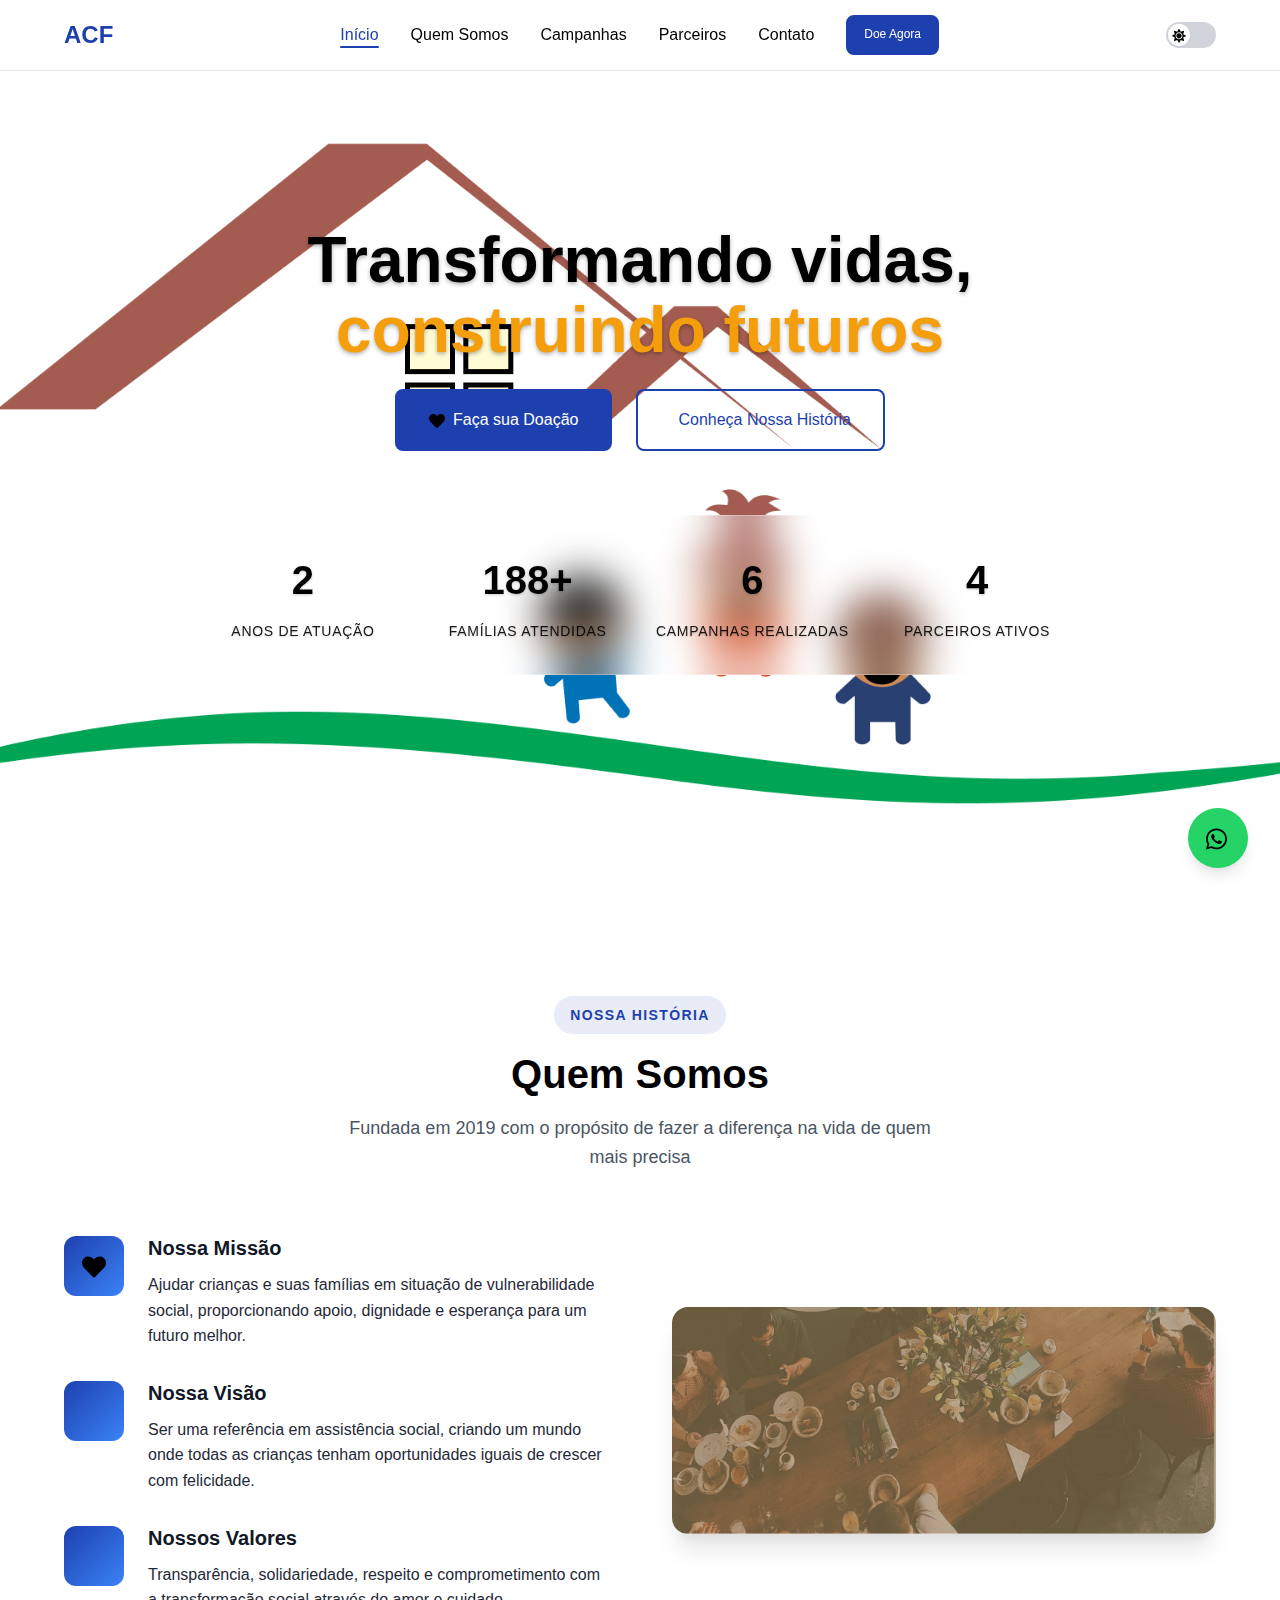
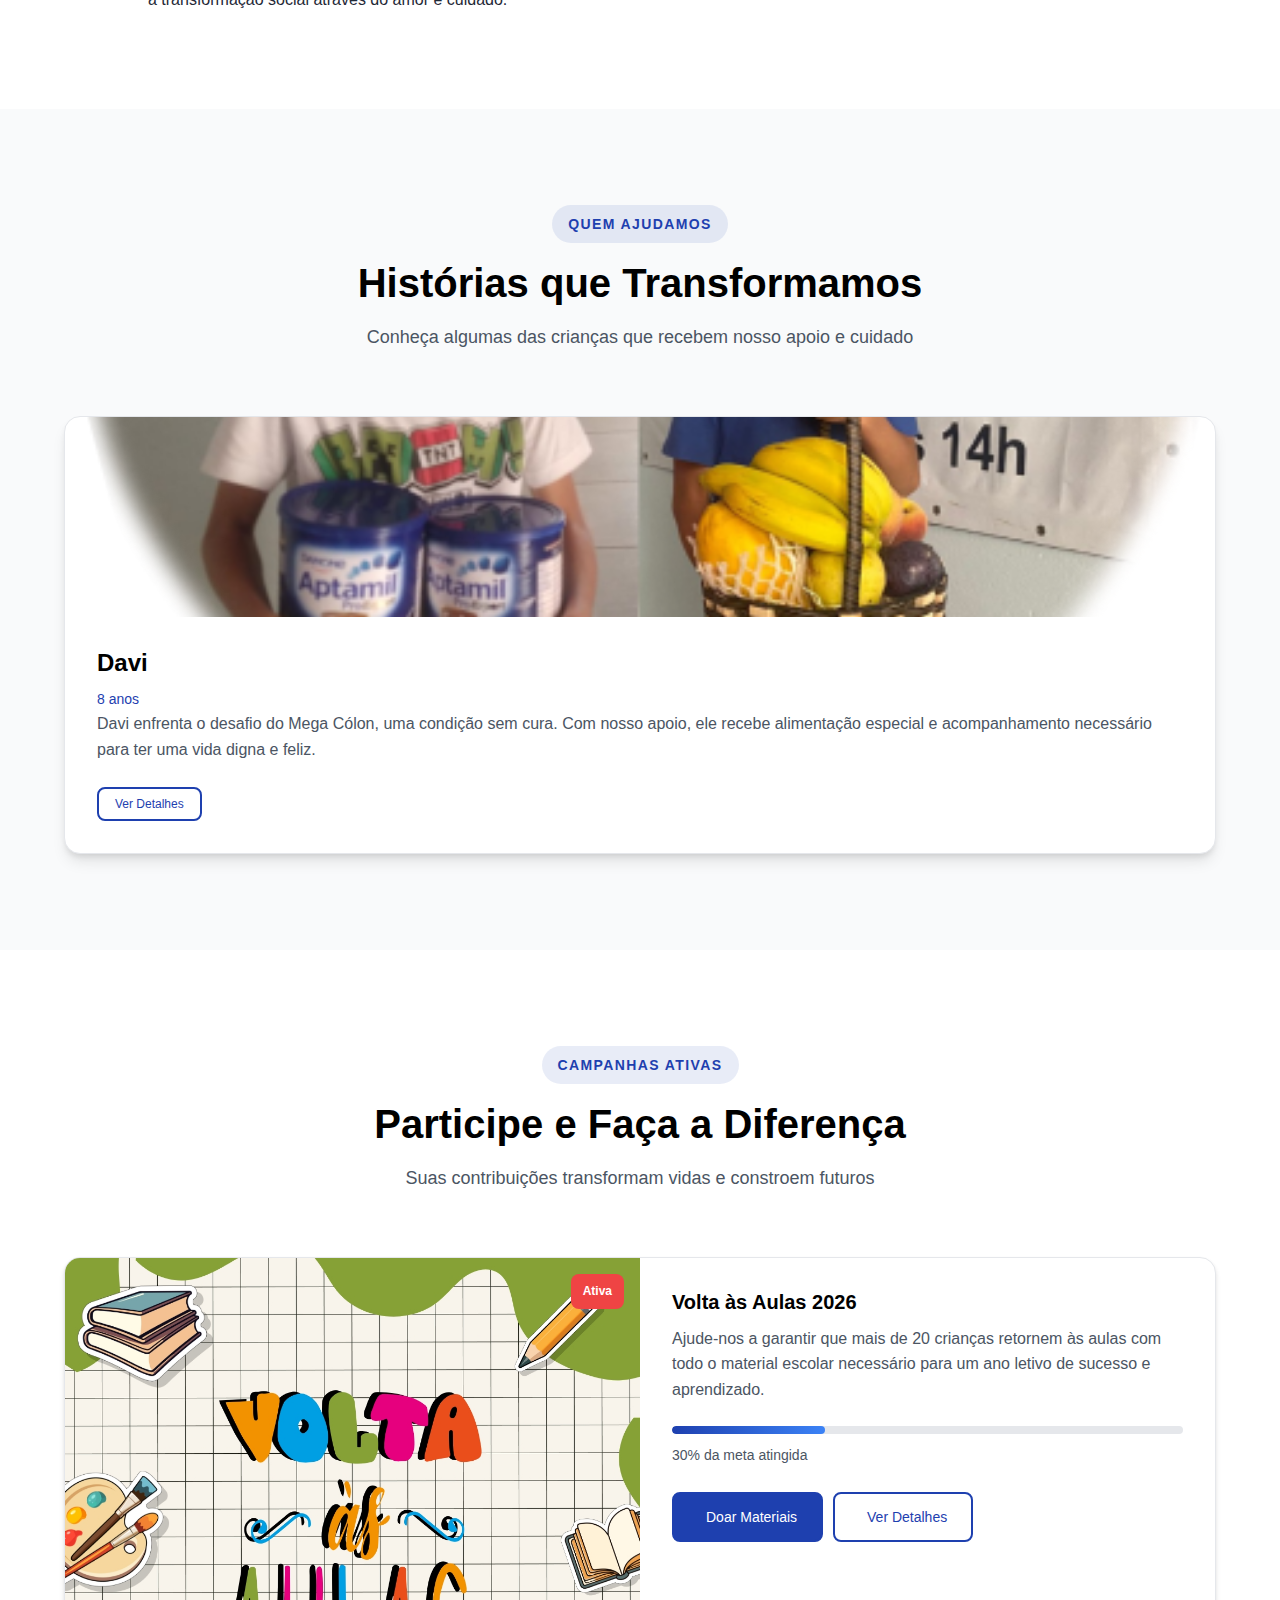
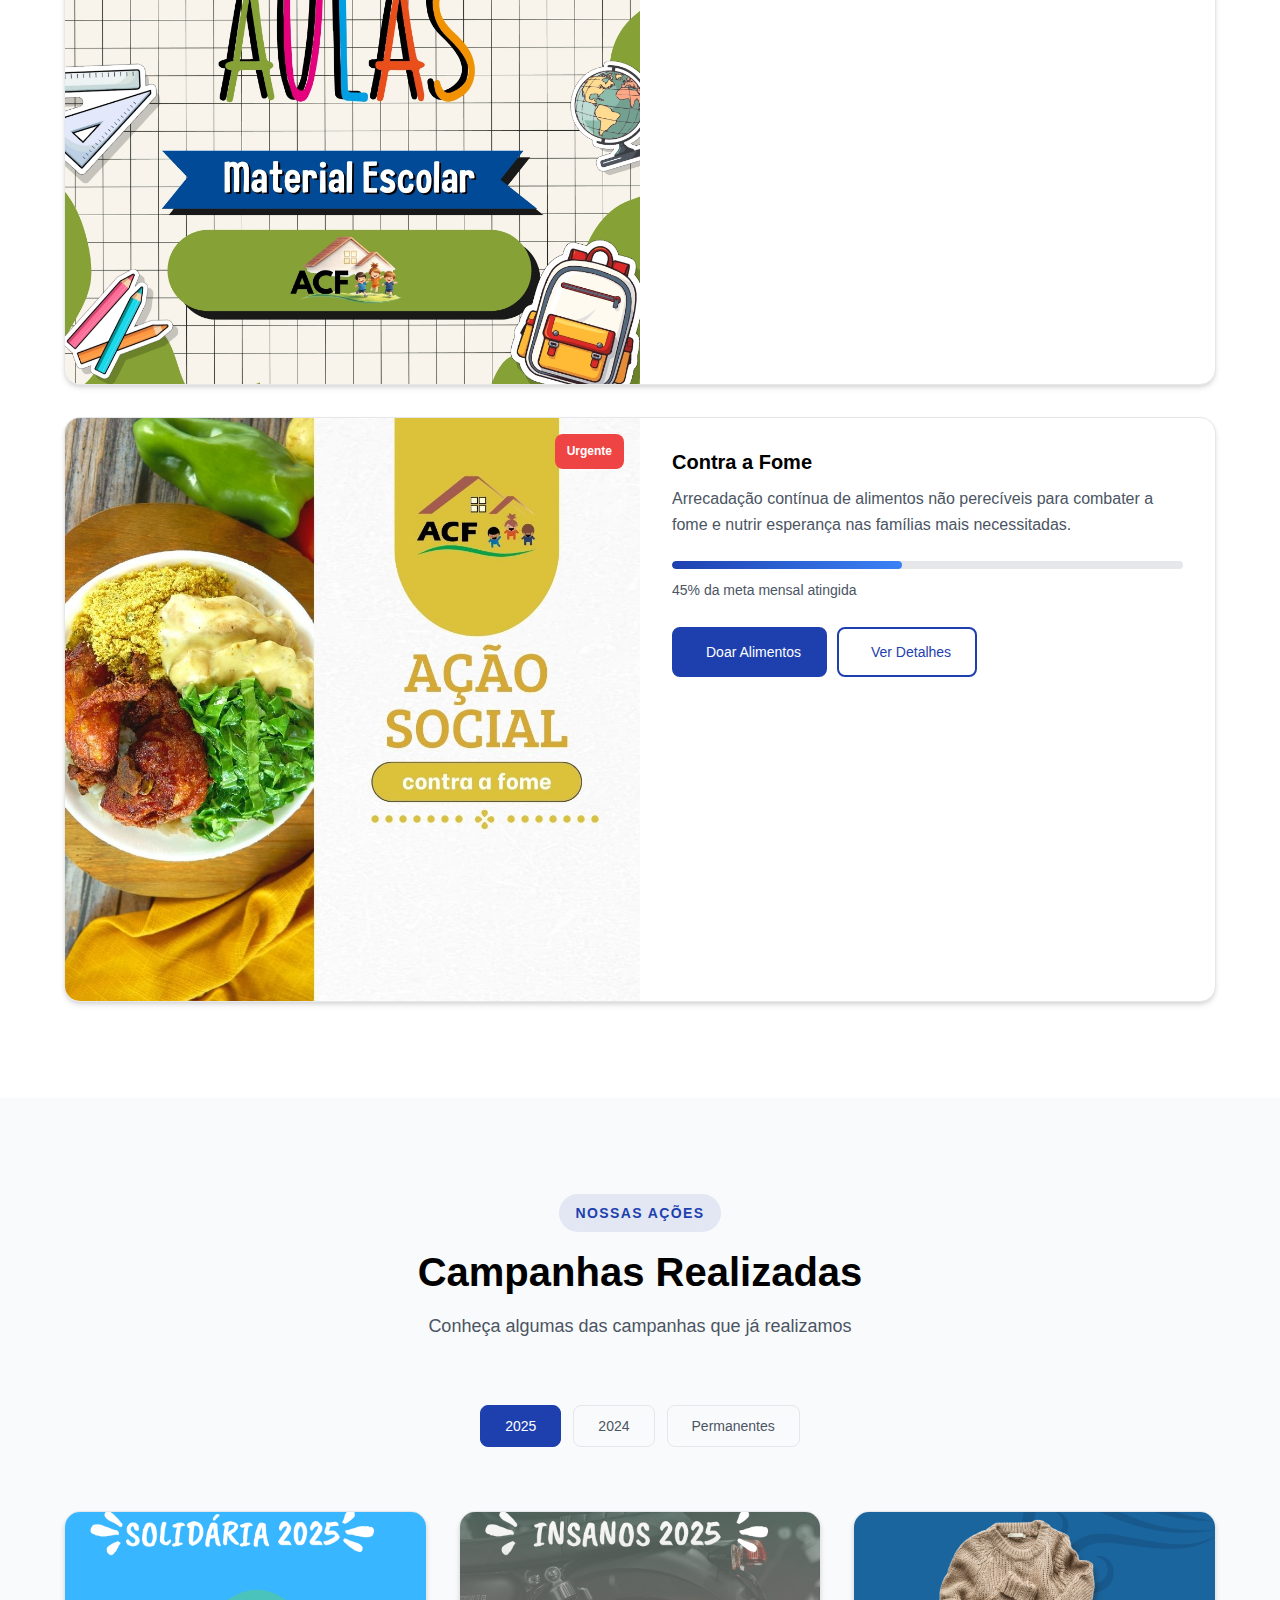
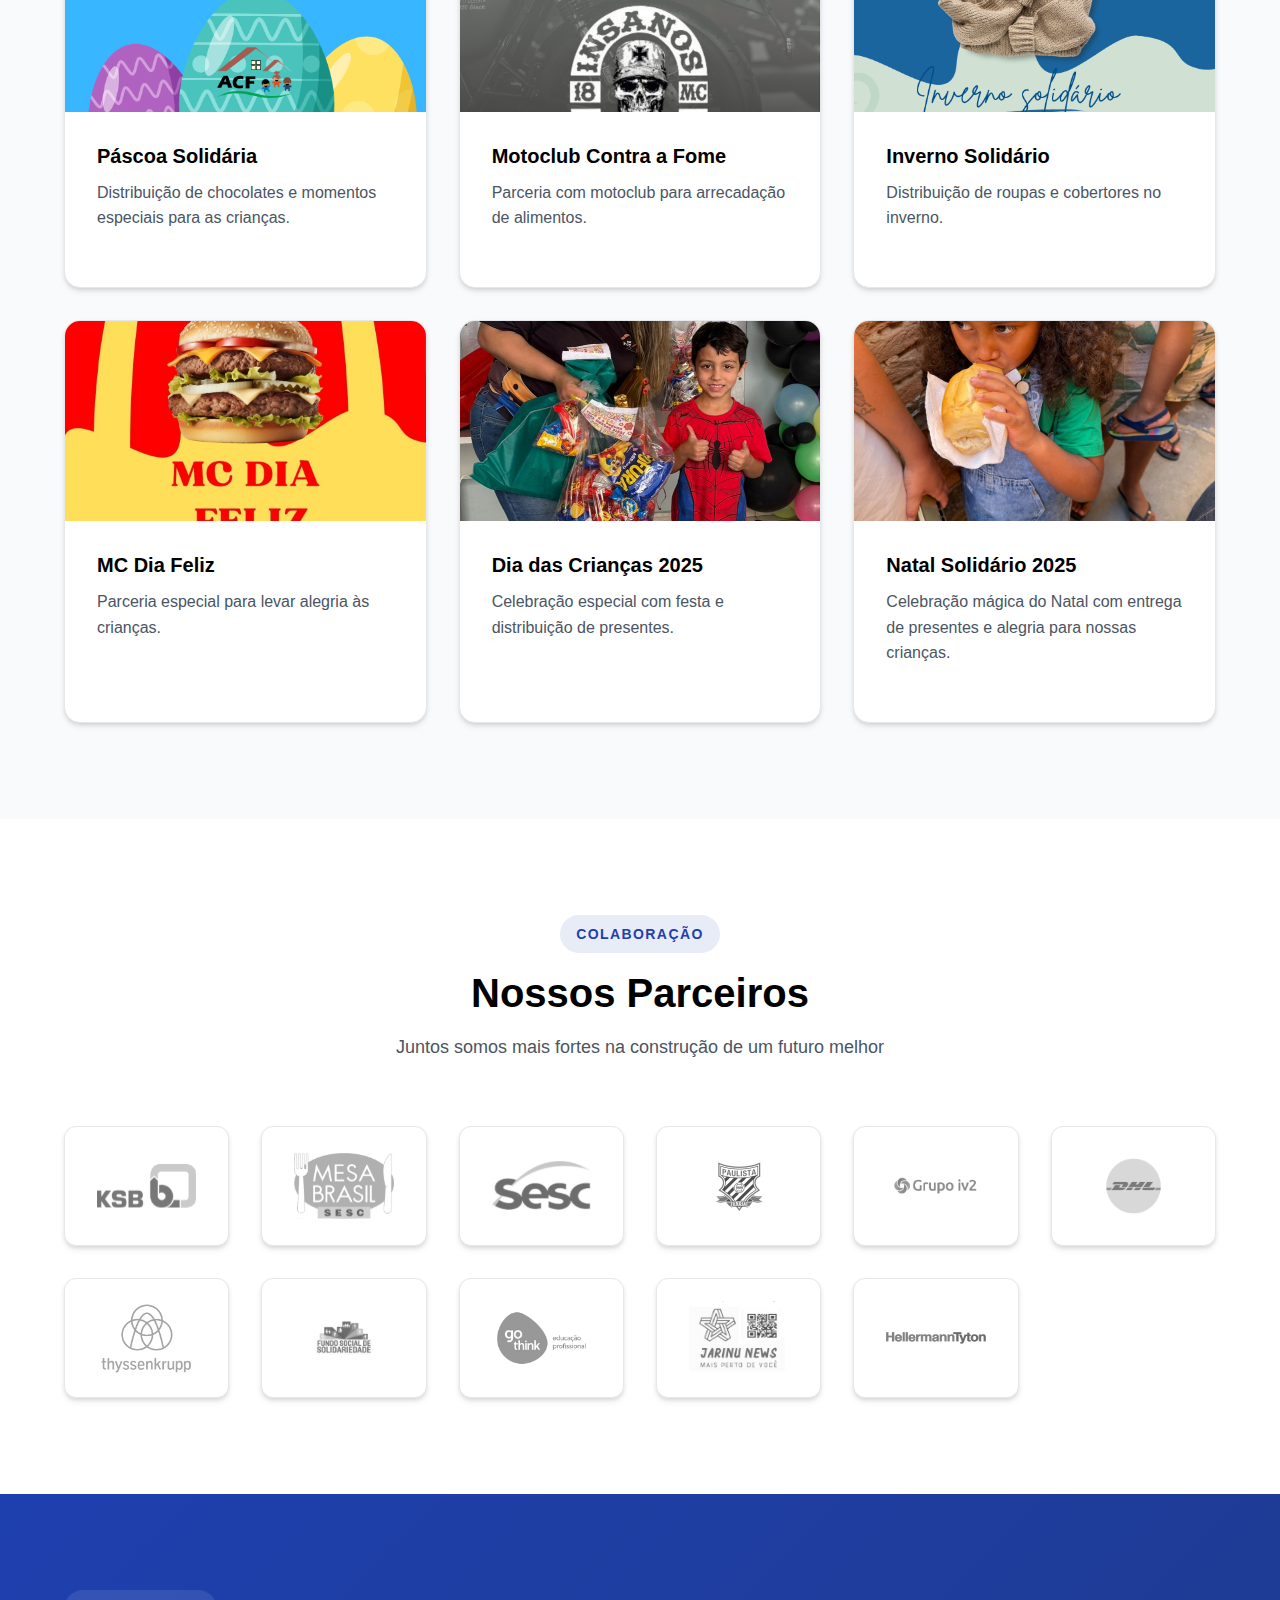
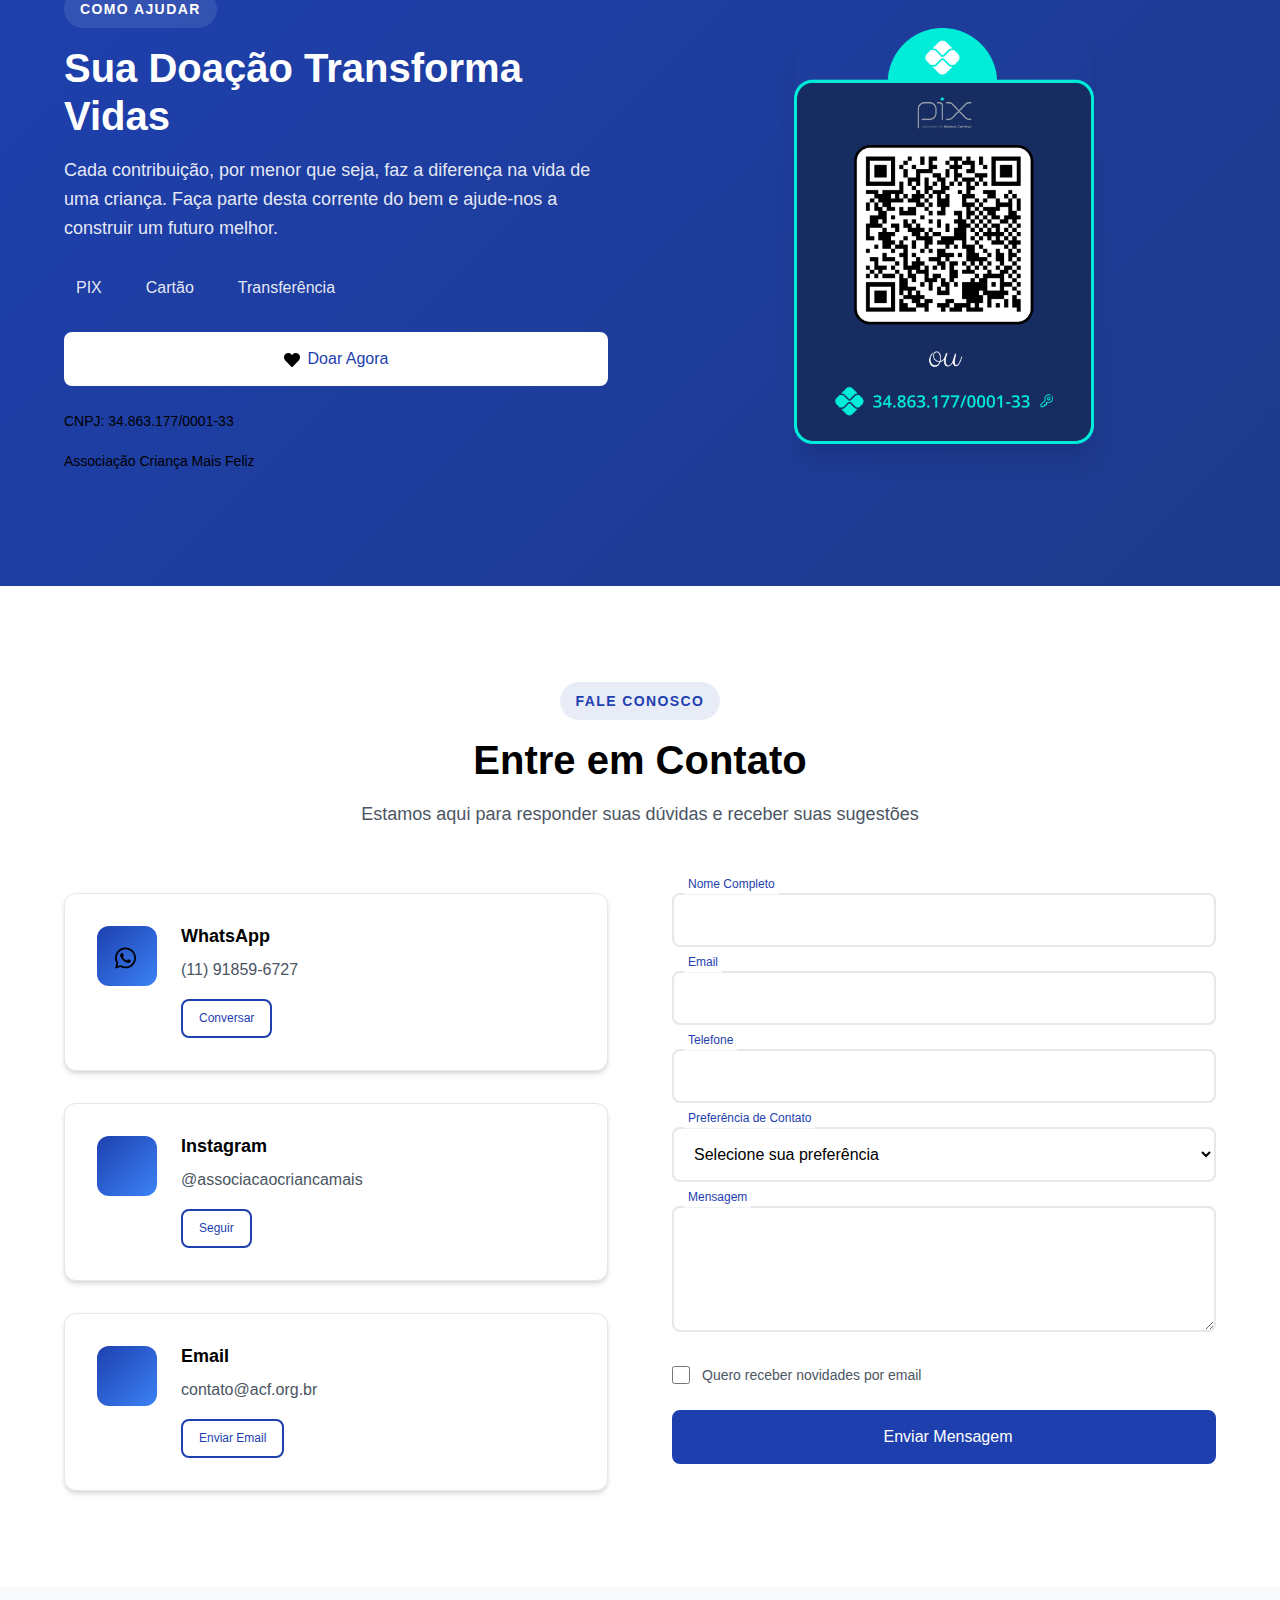
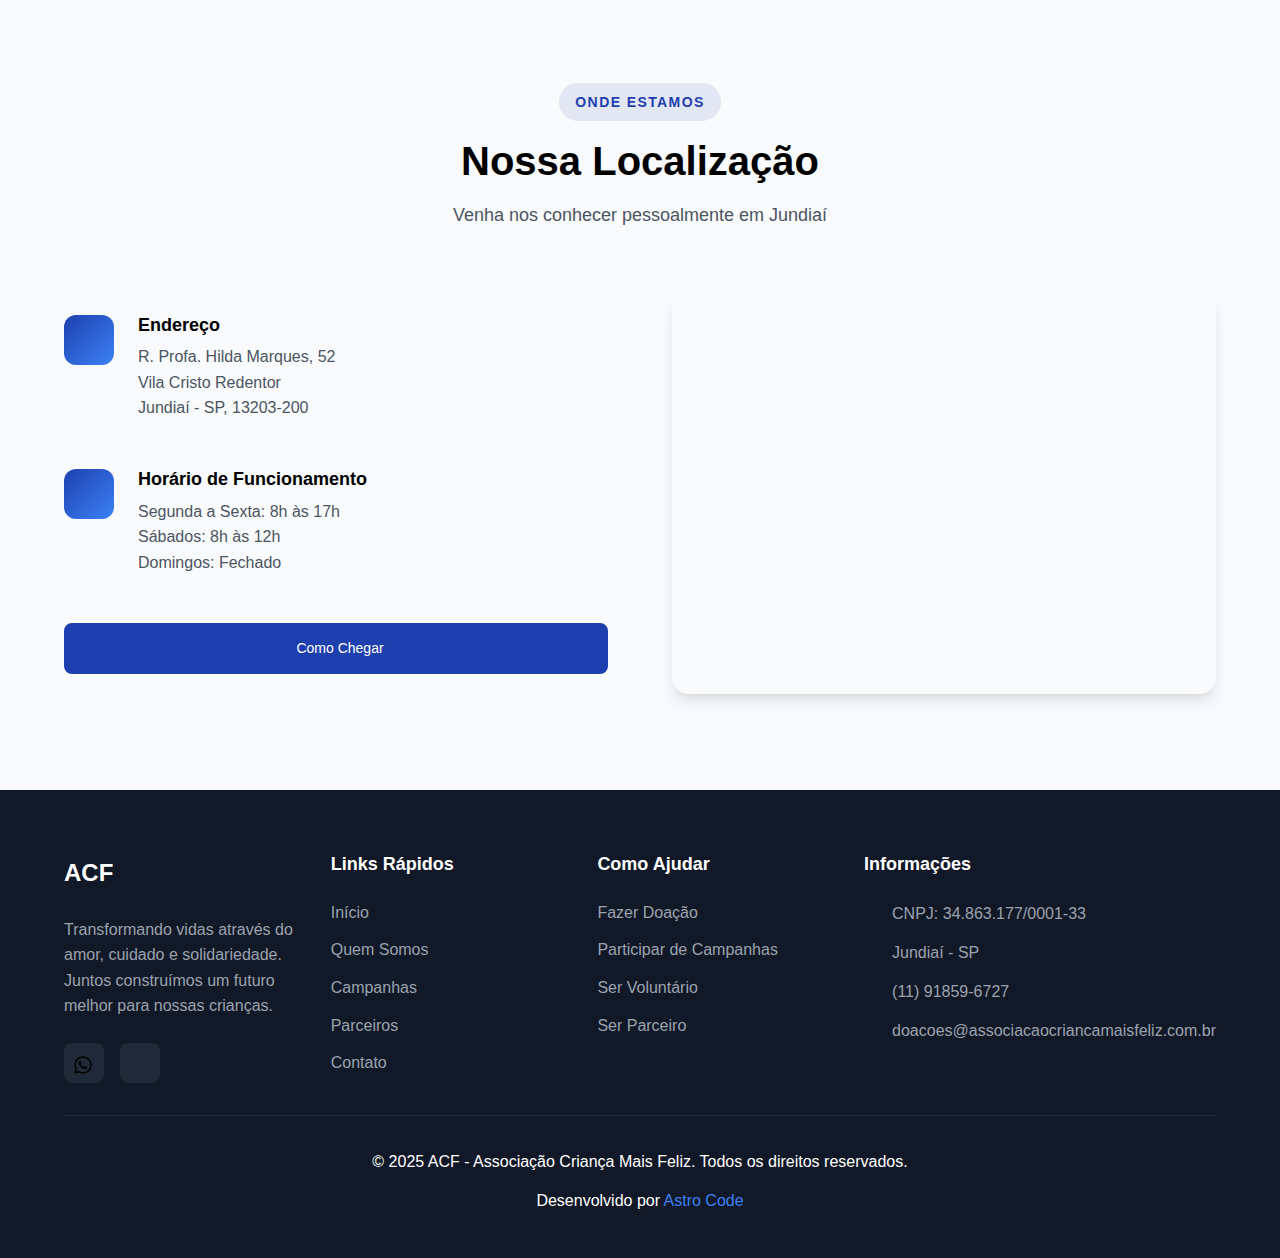
<file: index.html>
<!DOCTYPE html>
<html lang="pt-BR" data-theme="light">
    <head>
        <meta charset="UTF-8">
        <meta name="viewport" content="width=device-width, initial-scale=1.0">
        
        <!-- Google Site Verification -->
        <meta name="google-site-verification" content="QzHSAyTDAhIrULLXtg6PJZCXY36prW7drb8F4r6hREw" />

        <!-- Security Headers -->
        <meta http-equiv="Content-Security-Policy"
            content="default-src 'self' https:; script-src 'self' 'unsafe-inline' https://cdn.jsdelivr.net https://unpkg.com; style-src 'self' 'unsafe-inline' https://cdn.jsdelivr.net https://fonts.googleapis.com https://cdnjs.cloudflare.com; font-src 'self' https://fonts.gstatic.com https://cdnjs.cloudflare.com; img-src 'self' data: https:; connect-src 'self' https:; frame-src 'self' https://www.google.com;">
        <meta http-equiv="X-Content-Type-Options" content="nosniff">
        <meta http-equiv="X-Frame-Options" content="SAMEORIGIN">
        <meta http-equiv="X-XSS-Protection" content="1; mode=block">
        <meta name="referrer" content="strict-origin-when-cross-origin">

        <!-- Favicon -->
        <link rel="icon" type="image/png" sizes="32x32"
            href="./assets/favicon_io/favicon-32x32.png">
        <link rel="icon" type="image/png" sizes="16x16"
            href="./assets/favicon_io/favicon-16x16.png">
        <link rel="apple-touch-icon"
            href="./assets/favicon_io/apple-touch-icon.png">
        <link rel="manifest" href="./manifest.json">

        <title>ACF - Associação Criança Mais Feliz | Transformando Vidas em
            Jundiaí</title>

        <!-- SEO Meta Tags -->
        <meta name="description"
            content="A Associação Criança Mais Feliz (ACF) é uma ONG filantrópica fundada em 2019, dedicada a ajudar crianças e suas famílias em situação de vulnerabilidade social em Jundiaí-SP.">
        <meta name="keywords"
            content="ONG, ACF, Associação Criança Mais Feliz, Jundiaí, filantropia, crianças, famílias, vulnerabilidade social, campanhas, doação, solidariedade">
        <meta name="author" content="ACF - Associação Criança Mais Feliz">

        <!-- Open Graph Meta Tags -->
        <meta property="og:title" content="ACF - Associação Criança Mais Feliz">
        <meta property="og:description"
            content="ONG filantrópica dedicada a ajudar crianças e famílias em situação de vulnerabilidade social.">
        <meta property="og:image" content="./assets/Logo.svg">
        <meta property="og:url"
            content="https://associacaocriancamaisfeliz.com.br">
        <meta property="og:type" content="website">
        <meta property="og:locale" content="pt_BR">

        <!-- Google Fonts -->
        <link rel="preconnect" href="https://fonts.googleapis.com">
        <link rel="preconnect" href="https://fonts.gstatic.com" crossorigin>
        <link
            href="https://fonts.googleapis.com/css2?family=Inter:wght@300;400;500;600;700;800&family=Poppins:wght@400;500;600;700;800&display=swap"
            rel="stylesheet">

        <!-- Font Awesome -->
        <link rel="stylesheet"
            href="https://cdnjs.cloudflare.com/ajax/libs/font-awesome/6.4.2/css/all.min.css"
            integrity="sha512-z3gLpd7yknf1YoNbCzqRKc4qyor8gaKU1qmn+CShxbuBusANI9QpRohGBreCFkKxLhei6S9CQXFEbbKuqLg0DA=="
            crossorigin="anonymous" referrerpolicy="no-referrer">

        <!-- Font Awesome CSS Fix -->
        <style>
        /* Ensure Font Awesome icons display correctly */
        .fas, .far, .fab, .fal, .fad {
            -moz-osx-font-smoothing: grayscale;
            -webkit-font-smoothing: antialiased;
            display: inline-block;
            font-style: normal;
            font-variant: normal;
            text-rendering: auto;
            line-height: 1;
        }
        
        .fas {
            font-family: "Font Awesome 6 Free";
            font-weight: 900;
        }
        
        .far {
            font-family: "Font Awesome 6 Free";
            font-weight: 400;
        }
        
        .fab {
            font-family: "Font Awesome 6 Brands";
            font-weight: 400;
        }
    </style>

        <!-- AOS Animation Library -->
        <link href="https://unpkg.com/aos@2.3.1/dist/aos.css" rel="stylesheet">

        <!-- Custom CSS -->
        <link rel="stylesheet" href="./acf-modern.css?v=1.0.2">
    </head>
    <body>
        <!-- Header -->
        <header class="header" id="header">
            <nav class="nav container">
                <div class="nav__brand">
                    
                    <span class="nav__title">ACF</span>
                </div>

                <div class="nav__menu" id="nav-menu">
                    <ul class="nav__list">
                        <li class="nav__item">
                            <a href="#inicio"
                                class="nav__link active">Início</a>
                        </li>
                        <li class="nav__item">
                            <a href="#sobre" class="nav__link">Quem Somos</a>
                        </li>
                        <li class="nav__item">
                            <a href="#campanhas" class="nav__link">Campanhas</a>
                        </li>
                        <li class="nav__item">
                            <a href="#parceiros" class="nav__link">Parceiros</a>
                        </li>
                        <li class="nav__item">
                            <a href="#contato" class="nav__link">Contato</a>
                        </li>
                        <li class="nav__item">
                            <a href="#ajudar"
                                class="btn btn--primary btn--small">Doe
                                Agora</a>
                        </li>
                    </ul>

                    <div class="nav__close" id="nav-close">
                        <i class="fas fa-times"></i>
                    </div>
                </div>

                <div class="nav__actions">
                    <button class="theme-toggle" id="theme-toggle"
                        aria-label="Alternar tema">
                        <i class="fas fa-sun theme-toggle__light"></i>
                        <i class="fas fa-moon theme-toggle__dark"></i>
                    </button>

                    <div class="nav__toggle" id="nav-toggle">
                        <i class="fas fa-bars"></i>
                    </div>
                </div>
            </nav>
        </header>

        <!-- Hero Section -->
        <section class="hero" id="inicio">
            <div class="hero__bg">
                <img src="./assets/logo_lateral_esquerda.jpg"
                    alt="Crianças da ACF" class="hero__image">
                <div class="hero__overlay"></div>
            </div>

            <div class="hero__container container">
                <div class="hero__content" data-aos="fade-up"
                    data-aos-delay="100">
                    <h1 class="hero__title">
                        Transformando vidas,
                        <span class="hero__title--accent">construindo
                            futuros</span>
                    </h1>
                    <div class="hero__buttons">
                        <a href="#ajudar" class="btn btn--primary btn--large">
                            <i class="fas fa-heart"></i>
                            Faça sua Doação
                        </a>
                        <a href="#sobre" class="btn btn--outline btn--large">
                            <i class="fas fa-info-circle"></i>
                            Conheça Nossa História
                        </a>
                    </div>
                </div>

                <div class="hero__stats" data-aos="fade-up"
                    data-aos-delay="200">
                    <div class="stat">
                        <div class="stat__number">6</div>
                        <div class="stat__label">Anos de Atuação</div>
                    </div>
                    <div class="stat">
                        <div class="stat__number">500+</div>
                        <div class="stat__label">Famílias Atendidas</div>
                    </div>
                    <div class="stat">
                        <div class="stat__number">16</div>
                        <div class="stat__label">Campanhas Realizadas</div>
                    </div>
                    <div class="stat">
                        <div class="stat__number">12</div>
                        <div class="stat__label">Parceiros Ativos</div>
                    </div>
                </div>
            </div>

            <div class="hero__scroll">
                <i class="fas fa-chevron-down"></i>
            </div>
        </section>

        <!-- About Section -->
        <section class="about section" id="sobre">
            <div class="container">
                <div class="section__header" data-aos="fade-up">
                    <span class="section__subtitle">Nossa História</span>
                    <h2 class="section__title">Quem Somos</h2>
                    <p class="section__description">
                        Fundada em 2019 com o propósito de fazer a diferença na
                        vida de quem mais precisa
                    </p>
                </div>

                <div class="about__content">
                    <div class="about__text" data-aos="fade-right"
                        data-aos-delay="100">
                        <div class="about__mission">
                            <div class="about__icon">
                                <i class="fas fa-heart"></i>
                            </div>
                            <div class="about__info">
                                <h3 class="about__subtitle">Nossa Missão</h3>
                                <p class="about__description">
                                    Ajudar crianças e suas famílias em situação
                                    de vulnerabilidade social,
                                    proporcionando apoio, dignidade e esperança
                                    para um futuro melhor.
                                </p>
                            </div>
                        </div>

                        <div class="about__vision">
                            <div class="about__icon">
                                <i class="fas fa-eye"></i>
                            </div>
                            <div class="about__info">
                                <h3 class="about__subtitle">Nossa Visão</h3>
                                <p class="about__description">
                                    Ser uma referência em assistência social,
                                    criando um mundo onde todas
                                    as crianças tenham oportunidades iguais de
                                    crescer com felicidade.
                                </p>
                            </div>
                        </div>

                        <div class="about__values">
                            <div class="about__icon">
                                <i class="fas fa-hands-helping"></i>
                            </div>
                            <div class="about__info">
                                <h3 class="about__subtitle">Nossos Valores</h3>
                                <p class="about__description">
                                    Transparência, solidariedade, respeito e
                                    comprometimento com a
                                    transformação social através do amor e
                                    cuidado.
                                </p>
                            </div>
                        </div>
                    </div>

                    <div class="about__image" data-aos="fade-left"
                        data-aos-delay="200">
                        <img src="./assets/banner-2.png" alt="Trabalho da ACF"
                            class="about__img">
                    </div>
                </div>
            </div>
        </section>

        <!-- Who We Help Section -->
        <section class="help section section--bg">
            <div class="container">
                <div class="section__header" data-aos="fade-up">
                    <span class="section__subtitle">Quem Ajudamos</span>
                    <h2 class="section__title">Histórias que Transformamos</h2>
                    <p class="section__description">
                        Conheça algumas das crianças que recebem nosso apoio e
                        cuidado
                    </p>
                </div>

                <div class="help__grid">
                    <div class="help__card" data-aos="fade-up"
                        data-aos-delay="100">
                        <div class="help__image">
                            <img src="./assets/davi.png" alt="Davi">
                        </div>
                        <div class="help__content">
                            <h3 class="help__name">Davi</h3>
                            <span class="help__age">8 anos</span>
                            <p class="help__description">
                                Davi enfrenta o desafio do Mega Cólon, uma
                                condição sem cura.
                                Com nosso apoio, ele recebe alimentação especial
                                e acompanhamento necessário
                                para ter uma vida digna e feliz.
                            </p>
                            <button class="btn btn--outline btn--small"
                                onclick="openModal('davi')">
                                Ver Detalhes
                            </button>
                        </div>
                    </div>
                </div>
            </div>
        </section>

        <!-- Active Campaigns -->
        <section class="campaigns-active section">
            <div class="container">
                <div class="section__header" data-aos="fade-up">
                    <span class="section__subtitle">Campanhas Ativas</span>
                    <h2 class="section__title">Participe e Faça a Diferença</h2>
                    <p class="section__description">
                        Suas contribuições transformam vidas e constroem futuros
                    </p>
                </div>

                <div class="campaigns__grid">
                    <!-- Volta às Aulas -->
                    <div class="campaign__card campaign__card--featured"
                        data-aos="fade-up" data-aos-delay="100">
                        <div class="campaign__image">
                            <img
                                src="./assets/CAMPANHA_ATIVA/VOLTA_AS_AULAS.jpg"
                                alt="Volta às Aulas">
                            <div class="campaign__badge">Ativa</div>
                        </div>
                        <div class="campaign__content">
                            <h3 class="campaign__title">Volta às Aulas 2026</h3>
                            <p class="campaign__description">
                                Ajude-nos a garantir que mais de 20 crianças retornem às aulas com todo o material escolar necessário para um ano letivo de sucesso e aprendizado.
                            </p>
                            <div class="campaign__progress">
                                <div class="progress">
                                    <div class="progress__bar"
                                        style="width: 30%"></div>
                                </div>
                                <span class="progress__text">30% da meta atingida</span>
                            </div>
                            <div style="display: flex; gap: 10px; flex-wrap: wrap;">
                                <a href="https://api.whatsapp.com/send/?phone=5511918596727&text=Vim+pelo+site%2C+gostaria+de+doar+materiais+escolares+para+a+campanha+Volta+às+Aulas&type=phone_number&app_absent=0"
                                    target="_blank" rel="noopener noreferrer"
                                    class="btn btn--primary">
                                    <i class="fas fa-graduation-cap"></i>
                                    Doar Materiais
                                </a>
                                <button class="btn btn--outline" onclick="openCampaignModal('voltaasaulas')">
                                    <i class="fas fa-info-circle"></i>
                                    Ver Detalhes
                                </button>
                            </div>
                        </div>
                    </div>

                    <!-- Contra a Fome -->
                    <div class="campaign__card campaign__card--featured"
                        data-aos="fade-up" data-aos-delay="200">
                        <div class="campaign__image">
                            <img
                                src="./assets/contra fome/logo_contra_fome.jpg"
                                alt="Contra a Fome">
                            <div class="campaign__badge">Urgente</div>
                        </div>
                        <div class="campaign__content">
                            <h3 class="campaign__title">Contra a Fome</h3>
                            <p class="campaign__description">
                                Arrecadação contínua de alimentos não perecíveis para combater a fome e nutrir esperança nas famílias mais necessitadas.
                            </p>
                            <div class="campaign__progress">
                                <div class="progress">
                                    <div class="progress__bar"
                                        style="width: 45%"></div>
                                </div>
                                <span class="progress__text">45% da meta mensal atingida</span>
                            </div>
                            <div style="display: flex; gap: 10px; flex-wrap: wrap;">
                                <a href="https://api.whatsapp.com/send/?phone=5511918596727&text=Vim+pelo+site%2C+gostaria+de+doar+alimentos+para+a+campanha+Contra+a+Fome&type=phone_number&app_absent=0"
                                    target="_blank" rel="noopener noreferrer"
                                    class="btn btn--primary">
                                    <i class="fas fa-hand-holding-heart"></i>
                                    Doar Alimentos
                                </a>
                                <button class="btn btn--outline" onclick="openCampaignModal('contrafome')">
                                    <i class="fas fa-info-circle"></i>
                                    Ver Detalhes
                                </button>
                            </div>
                        </div>
                    </div>
                </div>
            </div>
        </section>

        <!-- Campaigns History -->
        <section class="campaigns section section--bg" id="campanhas">
            <div class="container">
                <div class="section__header" data-aos="fade-up">
                    <span class="section__subtitle">Nossas Ações</span>
                    <h2 class="section__title">Campanhas Realizadas</h2>
                    <p class="section__description">
                        Conheça algumas das campanhas que já realizamos
                    </p>
                </div>

                <div class="campaigns__tabs" data-aos="fade-up"
                    data-aos-delay="100">
                    <button class="tab__btn tab__btn--active"
                        data-tab="2025">2025</button>
                    <button class="tab__btn" data-tab="2024">2024</button>
                    <button class="tab__btn"
                        data-tab="permanentes">Permanentes</button>
                </div>

                <div class="campaigns__content">
                    <!-- 2025 Campaigns -->
                    <div class="tab__content tab__content--active"
                        id="tab-2025">
                        <div class="campaigns__grid">
                            <div class="campaign__card" data-aos="fade-up"
                                data-aos-delay="100"
                                onclick="openCampaignModal('pascoa2025')">
                                <div class="campaign__image">
                                    <img
                                        src="./assets/campanhas_realizadas/pascoa2025/capa.png"
                                        alt="Páscoa Solidária 2025">
                                </div>
                                <div class="campaign__content">
                                    <h3 class="campaign__title">Páscoa
                                        Solidária</h3>
                                    <p
                                        class="campaign__description">Distribuição
                                        de chocolates e momentos especiais para
                                        as crianças.</p>
                                </div>
                            </div>

                            <div class="campaign__card" data-aos="fade-up"
                                data-aos-delay="200"
                                onclick="openCampaignModal('motoclub')">
                                <div class="campaign__image">
                                    <img
                                        src="./assets/campanhas_realizadas/motoclub_contra_fome/capa.png"
                                        alt="Contra Fome">
                                </div>
                                <div class="campaign__content">
                                    <h3 class="campaign__title">Motoclub Contra
                                        a Fome</h3>
                                    <p class="campaign__description">Parceria
                                        com motoclub para arrecadação de
                                        alimentos.</p>
                                </div>
                            </div>

                            <div class="campaign__card" data-aos="fade-up"
                                data-aos-delay="300"
                                onclick="openCampaignModal('inverno2025')">
                                <div class="campaign__image">
                                    <img
                                        src="./assets/campanhas_realizadas/inverno2025/Design sem nome.png"
                                        alt="Inverno Solidário">
                                </div>
                                <div class="campaign__content">
                                    <h3 class="campaign__title">Inverno
                                        Solidário</h3>
                                    <p
                                        class="campaign__description">Distribuição
                                        de roupas e cobertores no inverno.</p>
                                </div>
                            </div>

                            <div class="campaign__card" data-aos="fade-up"
                                data-aos-delay="400"
                                onclick="openCampaignModal('mcdia')">
                                <div class="campaign__image">
                                    <img
                                        src="./assets/campanhas_realizadas/mc_dia_feliz/capa.jpg"
                                        alt="MC Dia Feliz">
                                </div>
                                <div class="campaign__content">
                                    <h3 class="campaign__title">MC Dia
                                        Feliz</h3>
                                    <p class="campaign__description">Parceria
                                        especial para levar alegria às
                                        crianças.</p>
                                </div>
                            </div>

                            <div class="campaign__card" data-aos="fade-up"
                                data-aos-delay="500"
                                onclick="openCampaignModal('diacriancas2025')">
                                <div class="campaign__image">
                                    <img
                                        src="./assets/campanhas_realizadas/diadascrianças2025/foto1.jpeg"
                                        alt="Dia das Crianças 2025">
                                </div>
                                <div class="campaign__content">
                                    <h3 class="campaign__title">Dia das Crianças
                                        2025</h3>
                                    <p class="campaign__description">Celebração
                                        especial com festa e distribuição de
                                        presentes.</p>
                                </div>
                            </div>
                            
                            <div class="campaign__card" data-aos="fade-up"
                                data-aos-delay="600"
                                onclick="openCampaignModal('natal2025')">
                                <div class="campaign__image">
                                    <img
                                        src="./assets/natal_2025/foto_acf1.jpeg"
                                        alt="Natal Solidário 2025">
                                </div>
                                <div class="campaign__content">
                                    <h3 class="campaign__title">Natal Solidário 2025</h3>
                                    <p class="campaign__description">Celebração mágica do Natal com entrega de presentes e alegria para nossas crianças.</p>
                                </div>
                            </div>
                        </div>
                    </div>

                    <!-- 2024 Campaigns -->
                    <div class="tab__content" id="tab-2024">
                        <div class="campaigns__grid">
                            <div class="campaign__card" data-aos="fade-up"
                                data-aos-delay="100"
                                onclick="openCampaignModal('diacriancas2024')">
                                <div class="campaign__image">
                                    <img
                                        src="./assets/campanhas_realizadas/diaDasCriancas2024/capa.png"
                                        alt="Dia das Crianças 2024">
                                </div>
                                <div class="campaign__content">
                                    <h3 class="campaign__title">Dia das
                                        Crianças</h3>
                                    <p class="campaign__description">Festa
                                        especial e distribuição de
                                        presentes.</p>
                                </div>
                            </div>

                            <div class="campaign__card" data-aos="fade-up"
                                data-aos-delay="200"
                                onclick="openCampaignModal('dhl')">
                                <div class="campaign__image">
                                    <img
                                        src="./assets/campanhas_realizadas/dhl_contra_fome/capa.png"
                                        alt="DHL Contra Fome">
                                </div>
                                <div class="campaign__content">
                                    <h3 class="campaign__title">DHL Cabreúva
                                        Contra a Fome</h3>
                                    <p class="campaign__description">Parceria
                                        corporativa para combate à fome.</p>
                                </div>
                            </div>

                            <div class="campaign__card" data-aos="fade-up"
                                data-aos-delay="300"
                                onclick="openCampaignModal('natal2024')">
                                <div class="campaign__image">
                                    <img
                                        src="./assets/campanhas_realizadas/natal2024/capa.png"
                                        alt="Natal 2024">
                                </div>
                                <div class="campaign__content">
                                    <h3 class="campaign__title">Natal
                                        Solidário</h3>
                                    <p class="campaign__description">Celebração
                                        natalina com presentes e alegria.</p>
                                </div>
                            </div>

                            <div class="campaign__card" data-aos="fade-up"
                                data-aos-delay="400"
                                onclick="openCampaignModal('pascoa2024')">
                                <div class="campaign__image">
                                    <img
                                        src="./assets/campanhas_realizadas/pascoa2024/capa.png"
                                        alt="Páscoa 2024">
                                </div>
                                <div class="campaign__content">
                                    <h3 class="campaign__title">Páscoa Solidária
                                        2024</h3>
                                    <p
                                        class="campaign__description">Distribuição
                                        de chocolates e atividades
                                        especiais.</p>
                                </div>
                            </div>
                        </div>
                    </div>

                    <!-- Permanent Campaigns -->
                    <div class="tab__content" id="tab-permanentes">
                        <div class="campaigns__grid">
                            <div class="campaign__card" data-aos="fade-up"
                                data-aos-delay="100">
                                <div class="campaign__image">
                                    <img src="./assets/natal/logo_natal.jpg"
                                        alt="Natal Solidário">
                                </div>
                                <div class="campaign__content">
                                    <h3 class="campaign__title">Natal
                                        Solidário</h3>
                                    <p class="campaign__description">Campanha
                                        anual de arrecadação e distribuição de
                                        presentes.</p>
                                </div>
                            </div>

                            <div class="campaign__card" data-aos="fade-up"
                                data-aos-delay="200">
                                <div class="campaign__image">
                                    <img src="./assets/inverno/Inverno_logo.jpg"
                                        alt="Inverno Solidário">
                                </div>
                                <div class="campaign__content">
                                    <h3 class="campaign__title">Inverno
                                        Solidário</h3>
                                    <p
                                        class="campaign__description">Distribuição
                                        de roupas e cobertores durante o
                                        inverno.</p>
                                </div>
                            </div>

                            <div class="campaign__card" data-aos="fade-up"
                                data-aos-delay="300">
                                <div class="campaign__image">
                                    <img
                                        src="./assets/contra fome/logo_contra_fome.jpg"
                                        alt="Contra a Fome">
                                </div>
                                <div class="campaign__content">
                                    <h3 class="campaign__title">Contra a
                                        Fome</h3>
                                    <p class="campaign__description">Arrecadação
                                        e distribuição de alimentos às
                                        famílias.</p>
                                </div>
                            </div>

                            <div class="campaign__card" data-aos="fade-up"
                                data-aos-delay="400">
                                <div class="campaign__image">
                                    <img
                                        src="./assets/dia_das_crianças/logo-dia-das-criancas.png"
                                        alt="Dia das Crianças">
                                </div>
                                <div class="campaign__content">
                                    <h3 class="campaign__title">Dia das Crianças
                                        Solidário</h3>
                                    <p class="campaign__description">Celebração
                                        especial com atividades e presentes.</p>
                                </div>
                            </div>

                            <div class="campaign__card" data-aos="fade-up"
                                data-aos-delay="500">
                                <div class="campaign__image">
                                    <img
                                        src="./assets/Programa-estagio/Programa estagio.png"
                                        alt="Programa de Estágio">
                                </div>
                                <div class="campaign__content">
                                    <h3 class="campaign__title">Programa de
                                        Estágio</h3>
                                    <p
                                        class="campaign__description">Oportunidades
                                        de desenvolvimento para jovens.</p>
                                </div>
                            </div>
                        </div>
                    </div>
                </div>
            </div>
        </section>

        <!-- Partners Section -->
        <section class="partners section" id="parceiros">
            <div class="container">
                <div class="section__header" data-aos="fade-up">
                    <span class="section__subtitle">Colaboração</span>
                    <h2 class="section__title">Nossos Parceiros</h2>
                    <p class="section__description">
                        Juntos somos mais fortes na construção de um futuro
                        melhor
                    </p>
                </div>

                <div class="partners__grid" data-aos="fade-up"
                    data-aos-delay="100">
                    <div class="partner__card">
                        <img src="./assets/parceiros/img_KSB.svg" alt="KSB"
                            class="partner__logo">
                    </div>
                    <div class="partner__card">
                        <img src="./assets/parceiros/img_Mesa_Brasil.svg"
                            alt="Mesa Brasil" class="partner__logo">
                    </div>
                    <div class="partner__card">
                        <img src="./assets/parceiros/img_Sesc.svg" alt="SESC"
                            class="partner__logo">
                    </div>
                    <div class="partner__card">
                        <img src="./assets/parceiros/paulista.jpeg"
                            alt="Paulista" class="partner__logo">
                    </div>
                    <div class="partner__card">
                        <img src="./assets/parceiros/grupo iv2 logo.png"
                            alt="Grupoiv2" class="partner__logo">
                    </div>
                    <div class="partner__card">
                        <img src="./assets/parceiros/DHL-Emblema.png" alt="DHL"
                            class="partner__logo">
                    </div>
                    <div class="partner__card">
                        <img src="./assets/parceiros/Thyssenkrupp.png"
                            alt="Thyssenkrupp" class="partner__logo">
                    </div>
                    <div class="partner__card">
                        <img src="./assets/parceiros/fundoSocial.png"
                            alt="Fundo Social" class="partner__logo">
                    </div>
                    <div class="partner__card">
                        <img src="./assets/parceiros/Provao.png" alt="Provão"
                            class="partner__logo">
                    </div>
                    <div class="partner__card">
                        <img src="./assets/parceiros/radioNews.jpeg"
                            alt="Radio News" class="partner__logo">
                    </div>
                    
                    <div class="partner__card">
                        <img src="./assets/parceiros/hellermanntyton.png"
                            alt="hellermanntyton.png" class="partner__logo">
                    </div>
                </div>
            </div>
        </section>

        <!-- How to Help Section -->
        <section class="donate section section--primary" id="ajudar">
            <div class="container">
                <div class="donate__content">
                    <div class="donate__text" data-aos="fade-right">
                        <span
                            class="section__subtitle section__subtitle--white">Como
                            Ajudar</span>
                        <h2 class="section__title section__title--white">Sua
                            Doação Transforma Vidas</h2>
                        <p
                            class="section__description section__description--white">
                            Cada contribuição, por menor que seja, faz a
                            diferença na vida de uma criança.
                            Faça parte desta corrente do bem e ajude-nos a
                            construir um futuro melhor.
                        </p>

                        <div class="donate__methods">
                            <div class="method">
                                <i class="fas fa-qr-code"></i>
                                <span>PIX</span>
                            </div>
                            <div class="method">
                                <i class="fas fa-credit-card"></i>
                                <span>Cartão</span>
                            </div>
                            <div class="method">
                                <i class="fas fa-university"></i>
                                <span>Transferência</span>
                            </div>
                        </div>

                        <div class="donate__actions">
                            <button class="btn btn--white btn--large"
                                onclick="openDonateModal()">
                                <i class="fas fa-heart"></i>
                                Doar Agora
                            </button>
                            <div class="donate__info">
                                <p class="donate__cnpj">CNPJ:
                                    34.863.177/0001-33</p>
                                <p class="donate__name">Associação Criança Mais
                                    Feliz</p>
                            </div>
                        </div>
                    </div>

                    <div class="donate__image" data-aos="fade-left"
                        data-aos-delay="200">
                        <img src="./assets/pix.jpg" alt="QR Code PIX"
                            class="donate__qr">
                    </div>
                </div>
            </div>
        </section>

        <!-- Contact Section -->
        <section class="contact section" id="contato">
            <div class="container">
                <div class="section__header" data-aos="fade-up">
                    <span class="section__subtitle">Fale Conosco</span>
                    <h2 class="section__title">Entre em Contato</h2>
                    <p class="section__description">
                        Estamos aqui para responder suas dúvidas e receber suas
                        sugestões
                    </p>
                </div>

                <div class="contact__content">
                    <div class="contact__info" data-aos="fade-right"
                        data-aos-delay="100">
                        <div class="contact__card">
                            <div class="contact__icon">
                                <i class="fab fa-whatsapp"></i>
                            </div>
                            <div class="contact__details">
                                <h3 class="contact__title">WhatsApp</h3>
                                <p class="contact__text">(11) 91859-6727</p>
                                <a
                                    href="https://wa.me/5511918596727?text=Vim%20pelo%20site,%20gostaria%20de%20conhecer%20melhor%20o%20projeto"
                                    target="_blank" rel="noopener noreferrer"
                                    class="btn btn--outline btn--small">
                                    Conversar
                                </a>
                            </div>
                        </div>

                        <div class="contact__card">
                            <div class="contact__icon">
                                <i class="fab fa-instagram"></i>
                            </div>
                            <div class="contact__details">
                                <h3 class="contact__title">Instagram</h3>
                                <p
                                    class="contact__text">@associacaocriancamais</p>
                                <a
                                    href="https://www.instagram.com/associacaocriancamais/"
                                    target="_blank" rel="noopener noreferrer"
                                    class="btn btn--outline btn--small">
                                    Seguir
                                </a>
                            </div>
                        </div>

                        <div class="contact__card">
                            <div class="contact__icon">
                                <i class="fas fa-envelope"></i>
                            </div>
                            <div class="contact__details">
                                <h3 class="contact__title">Email</h3>
                                <p class="contact__text">contato@acf.org.br</p>
                                <a href="mailto:contato@acf.org.br"
                                    class="btn btn--outline btn--small">
                                    Enviar Email
                                </a>
                            </div>
                        </div>
                    </div>

                    <div class="contact__form" data-aos="fade-left"
                        data-aos-delay="200">
                        <form class="form" id="contact-form">
                            <div class="form__group">
                                <input type="text" class="form__input" id="name"
                                    name="name" required>
                                <label for="name" class="form__label">Nome
                                    Completo</label>
                            </div>

                            <div class="form__group">
                                <input type="email" class="form__input"
                                    id="email" name="email" required>
                                <label for="email"
                                    class="form__label">Email</label>
                            </div>

                            <div class="form__group">
                                <input type="tel" class="form__input" id="phone"
                                    name="phone" required>
                                <label for="phone"
                                    class="form__label">Telefone</label>
                            </div>

                            <div class="form__group">
                                <select class="form__input" id="preference"
                                    name="preference" required>
                                    <option value>Selecione sua
                                        preferência</option>
                                    <option value="whatsapp">WhatsApp</option>
                                    <option value="email">Email</option>
                                    <option value="telefone">Telefone</option>
                                </select>
                                <label for="preference"
                                    class="form__label">Preferência de
                                    Contato</label>
                            </div>

                            <div class="form__group">
                                <textarea class="form__input" id="message"
                                    name="message" rows="5" required></textarea>
                                <label for="message"
                                    class="form__label">Mensagem</label>
                            </div>

                            <div class="form__checkbox">
                                <input type="checkbox" id="newsletter"
                                    name="newsletter" class="form__check">
                                <label for="newsletter"
                                    class="form__check-label">
                                    Quero receber novidades por email
                                </label>
                            </div>

                            <button type="submit"
                                class="btn btn--primary btn--large btn--full">
                                <i class="fas fa-paper-plane"></i>
                                Enviar Mensagem
                            </button>
                        </form>
                    </div>
                </div>
            </div>
        </section>

        <!-- Location Section -->
        <section class="location section section--bg">
            <div class="container">
                <div class="section__header" data-aos="fade-up">
                    <span class="section__subtitle">Onde Estamos</span>
                    <h2 class="section__title">Nossa Localização</h2>
                    <p class="section__description">
                        Venha nos conhecer pessoalmente em Jundiaí
                    </p>
                </div>

                <div class="location__content">
                    <div class="location__info" data-aos="fade-right"
                        data-aos-delay="100">
                        <div class="location__card">
                            <div class="location__icon">
                                <i class="fas fa-map-marker-alt"></i>
                            </div>
                            <div class="location__details">
                                <h3 class="location__title">Endereço</h3>
                                <p class="location__text">
                                    R. Profa. Hilda Marques, 52<br>
                                    Vila Cristo Redentor<br>
                                    Jundiaí - SP, 13203-200
                                </p>
                            </div>
                        </div>

                        <div class="location__card">
                            <div class="location__icon">
                                <i class="fas fa-clock"></i>
                            </div>
                            <div class="location__details">
                                <h3 class="location__title">Horário de
                                    Funcionamento</h3>
                                <p class="location__text">
                                    Segunda a Sexta: 8h às 17h<br>
                                    Sábados: 8h às 12h<br>
                                    Domingos: Fechado
                                </p>
                            </div>
                        </div>

                        <a
                            href="https://www.google.com/maps/dir/?api=1&destination=R.+Profa.+Hilda+Marques,+52+-+Vila+Cristo+Redentor,+Jundiaí+-+SP,+13203-200"
                            target="_blank" rel="noopener noreferrer"
                            class="btn btn--primary">
                            <i class="fas fa-directions"></i>
                            Como Chegar
                        </a>
                    </div>

                    <div class="location__map" data-aos="fade-left"
                        data-aos-delay="200">
                        <iframe
                            src="https://www.google.com/maps/embed?pb=!1m18!1m12!1m3!1d3657.8!2d-46.8833!3d-23.1833!2m3!1f0!2f0!3f0!3m2!1i1024!2i768!4f13.1!3m3!1m2!1s0x94cf2679e3f5e5e5%3A0x5e5e5e5e5e5e5e5e!2sR.%20Profa.%20Hilda%20Marques%2C%2052%20-%20Vila%20Cristo%20Redentor%2C%20Jundia%C3%AD%20-%20SP%2C%2013203-200!5e0!3m2!1spt-BR!2sbr!4v1692451234567!5m2!1spt-BR!2sbr"
                            loading="lazy"
                            referrerpolicy="no-referrer-when-downgrade"
                            title="Localização da ACF">
                        </iframe>
                    </div>
                </div>
            </div>
        </section>

        <!-- Footer -->
        <footer class="footer">
            <div class="container">
                <div class="footer__content">
                    <div class="footer__section">
                        <div class="footer__brand">
                            
                            <span class="footer__title">ACF</span>
                        </div>
                        <p class="footer__description">
                            Transformando vidas através do amor, cuidado e
                            solidariedade.
                            Juntos construímos um futuro melhor para nossas
                            crianças.
                        </p>
                        <div class="footer__social">
                            <a href="https://wa.me/5511918596727"
                                target="_blank" rel="noopener noreferrer"
                                class="footer__social-link">
                                <i class="fab fa-whatsapp"></i>
                            </a>
                            <a
                                href="https://www.instagram.com/associacaocriancamais/"
                                target="_blank" rel="noopener noreferrer"
                                class="footer__social-link">
                                <i class="fab fa-instagram"></i>
                            </a>
                        </div>
                    </div>

                    <div class="footer__section">
                        <h3 class="footer__heading">Links Rápidos</h3>
                        <ul class="footer__list">
                            <li><a href="#inicio"
                                    class="footer__link">Início</a></li>
                            <li><a href="#sobre" class="footer__link">Quem
                                    Somos</a></li>
                            <li><a href="#campanhas"
                                    class="footer__link">Campanhas</a></li>
                            <li><a href="#parceiros"
                                    class="footer__link">Parceiros</a></li>
                            <li><a href="#contato"
                                    class="footer__link">Contato</a></li>
                        </ul>
                    </div>

                    <div class="footer__section">
                        <h3 class="footer__heading">Como Ajudar</h3>
                        <ul class="footer__list">
                            <li><a href="#ajudar" class="footer__link">Fazer
                                    Doação</a></li>
                            <li><a href="#campanhas"
                                    class="footer__link">Participar de
                                    Campanhas</a></li>
                            <li><a href="#contato" class="footer__link">Ser
                                    Voluntário</a></li>
                            <li><a href="#parceiros" class="footer__link">Ser
                                    Parceiro</a></li>
                        </ul>
                    </div>

                    <div class="footer__section">
                        <h3 class="footer__heading">Informações</h3>
                        <div class="footer__info">
                            <p><i class="fas fa-building"></i> CNPJ:
                                34.863.177/0001-33</p>
                            <p><i class="fas fa-map-marker-alt"></i> Jundiaí -
                                SP</p>
                            <p><i class="fas fa-phone"></i> (11) 91859-6727</p>
                            <p><i class="fas fa-envelope"></i>
                                doacoes@associacaocriancamaisfeliz.com.br</p>
                        </div>
                    </div>
                </div>

                <div class="footer__bottom">
                    <p>&copy; 2025 ACF - Associação Criança Mais Feliz. Todos os
                        direitos reservados.</p>
                    <p>Desenvolvido por <a
                            href="https://www.astrocode.com.br/" target="_blank"
                            rel="noopener noreferrer">Astro Code</a></p>
                </div>
            </div>
        </footer>

        <!-- WhatsApp Float Button -->
        <div class="whatsapp-float">
            <a
                href="https://wa.me/5511918596727?text=Vim%20pelo%20site,%20gostaria%20de%20conhecer%20melhor%20o%20projeto"
                target="_blank" rel="noopener noreferrer" class="whatsapp-btn">
                <i class="fab fa-whatsapp"></i>
            </a>
        </div>

        <!-- Back to Top -->
        <button class="back-to-top" id="back-to-top"
            aria-label="Voltar ao topo">
            <i class="fas fa-arrow-up"></i>
        </button>

        <!-- Modals -->
        <!-- Donation Modal -->
        <div class="modal" id="donate-modal">
            <div class="modal__content">
                <div class="modal__header">
                    <h2 class="modal__title">Faça sua Doação</h2>
                    <button class="modal__close" onclick="closeDonateModal()">
                        <i class="fas fa-times"></i>
                    </button>
                </div>
                <div class="modal__body">
                    <div class="donate-modal__content">
                        <div class="donate-modal__qr">
                            <img src="./assets/pix.jpg" alt="QR Code PIX"
                                class="donate-modal__image">
                        </div>
                        <div class="donate-modal__info">
                            <h3 class="donate-modal__subtitle">PIX:
                                34.863.177/0001-33</h3>
                            <p class="donate-modal__text">Associação Criança
                                Mais Feliz</p>
                            <button class="btn btn--primary"
                                onclick="copyPix()">
                                <i class="fas fa-copy"></i>
                                Copiar PIX
                            </button>
                            <div class="donate-modal__note">
                                <p>Sua doação é fundamental para continuarmos
                                    nosso trabalho de transformação social.</p>
                            </div>
                        </div>
                    </div>
                </div>
            </div>
        </div>

        <!-- Campaign Modal -->
        <div class="modal" id="campaign-modal">
            <div class="modal__content">
                <div class="modal__header">
                    <h2 class="modal__title"
                        id="campaign-modal-title">Campanha</h2>
                    <button class="modal__close" onclick="closeCampaignModal()">
                        <i class="fas fa-times"></i>
                    </button>
                </div>
                <div class="modal__body">
                    <div id="campaign-modal-content">
                        <!-- Content will be loaded dynamically -->
                    </div>
                </div>
            </div>
        </div>

        <!-- Help Modal (Davi) -->
        <div class="modal" id="help-modal">
            <div class="modal__content">
                <div class="modal__header">
                    <h2 class="modal__title">Davi - Mega Cólon</h2>
                    <button class="modal__close"
                        onclick="closeModal('help-modal')">
                        <i class="fas fa-times"></i>
                    </button>
                </div>
                <div class="modal__body">
                    <div class="help-modal__content">
                        <img src="./assets/davi.png" alt="Davi"
                            class="help-modal__image">
                        <div class="help-modal__info">
                            <h3 class="help-modal__name">Davi, 8 anos</h3>
                            <div class="help-modal__condition">
                                <h4>Sobre o Mega Cólon</h4>
                                <p>
                                    Davi, de 8 anos de idade, enfrenta o desafio
                                    do Mega Cólon em seu intestino,
                                    uma condição sem cura. Durante sua infância,
                                    ele precisou usar uma bolsinha e,
                                    atualmente, incorpora apiamil de soja ou
                                    nutri de soja como suplemento alimentar
                                    em sua rotina.
                                </p>
                                <p>
                                    Devido às restrições alimentares, ele leva
                                    uma lata de leite extra para a escola,
                                    garantindo que tanto seu almoço quanto seu
                                    lanche sejam separados e adaptados às
                                    suas necessidades específicas.
                                </p>
                            </div>
                            <div class="help-modal__action">
                                <h4>Como você pode ajudar</h4>
                                <p>Sua doação ajuda a custear a alimentação
                                    especial e o acompanhamento médico que Davi
                                    precisa.</p>
                                <button class="btn btn--primary"
                                    onclick="closeModal('help-modal'); openDonateModal();">
                                    <i class="fas fa-heart"></i>
                                    Fazer Doação
                                </button>
                            </div>
                        </div>
                    </div>
                </div>
            </div>
        </div>

        <!-- Success Modal -->
        <div class="modal" id="success-modal">
            <div class="modal__content modal__content--small">
                <div class="modal__body">
                    <div class="success-modal__content">
                        <div class="success-modal__icon">
                            <i class="fas fa-check-circle"></i>
                        </div>
                        <h2 class="success-modal__title">Sucesso!</h2>
                        <p class="success-modal__message"
                            id="success-message">Ação realizada com sucesso!</p>
                        <button class="btn btn--primary"
                            onclick="closeModal('success-modal')">OK</button>
                    </div>
                </div>
            </div>
        </div>

        <!-- Scripts -->
        <script src="https://unpkg.com/aos@2.3.1/dist/aos.js"></script>

        <!-- Font Awesome Fallback Script -->
        <script>
        // Check if Font Awesome is loaded, if not, load SVG fallback
        document.addEventListener('DOMContentLoaded', function() {
            // Wait a moment for Font Awesome to load
            setTimeout(function() {
                const testIcon = document.createElement('i');
                testIcon.className = 'fas fa-heart';
                testIcon.style.position = 'absolute';
                testIcon.style.left = '-9999px';
                document.body.appendChild(testIcon);
                
                const computedStyle = window.getComputedStyle(testIcon, ':before');
                const content = computedStyle.getPropertyValue('content');
                
                // If Font Awesome didn't load (content is 'none' or empty)
                if (!content || content === 'none' || content === '""') {
                    console.warn('Font Awesome não carregou, aplicando fallback SVG');
                    
                    // Load SVG fallback CSS
                    const link = document.createElement('link');
                    link.rel = 'stylesheet';
                    link.href = './svg-icons.css';
                    document.head.appendChild(link);
                    
                    // Replace Font Awesome classes with SVG classes
                    const iconMap = {
                        'fa-heart': 'icon-heart',
                        'fa-sun': 'icon-sun',
                        'fa-moon': 'icon-moon',
                        'fa-bars': 'icon-bars',
                        'fa-times': 'icon-times',
                        'fa-arrow-up': 'icon-arrow-up',
                        'fa-whatsapp': 'icon-whatsapp'
                    };
                    
                    Object.keys(iconMap).forEach(faClass => {
                        const elements = document.querySelectorAll('.fa.' + faClass + ', .fas.' + faClass + ', .fab.' + faClass);
                        elements.forEach(el => {
                            el.className = el.className.replace(/fa[sb]?\s+fa-\w+/g, '').trim();
                            el.classList.add(iconMap[faClass]);
                        });
                    });
                }
                
                document.body.removeChild(testIcon);
            }, 1000);
        });
    </script>

        <script src="./acf-modern.js?v=1.0.2"></script>
    </body>
</html>
</file>
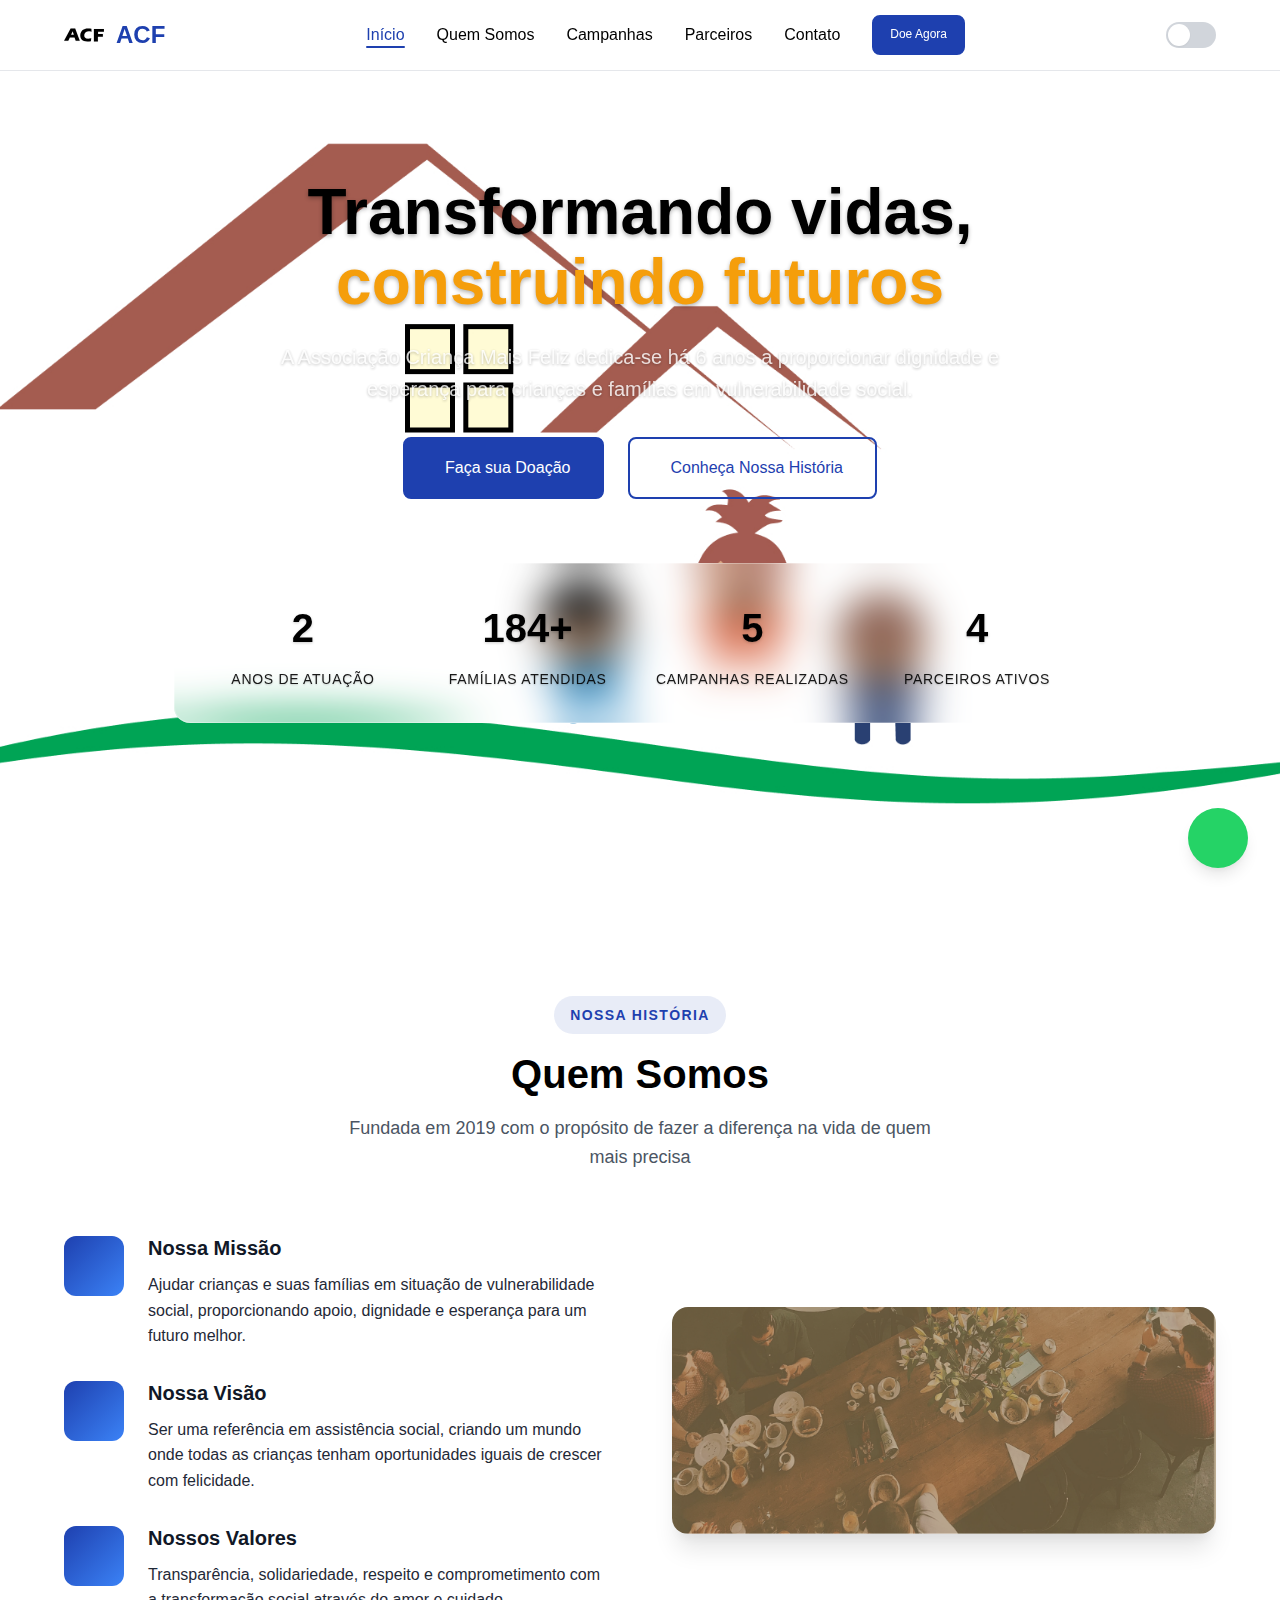
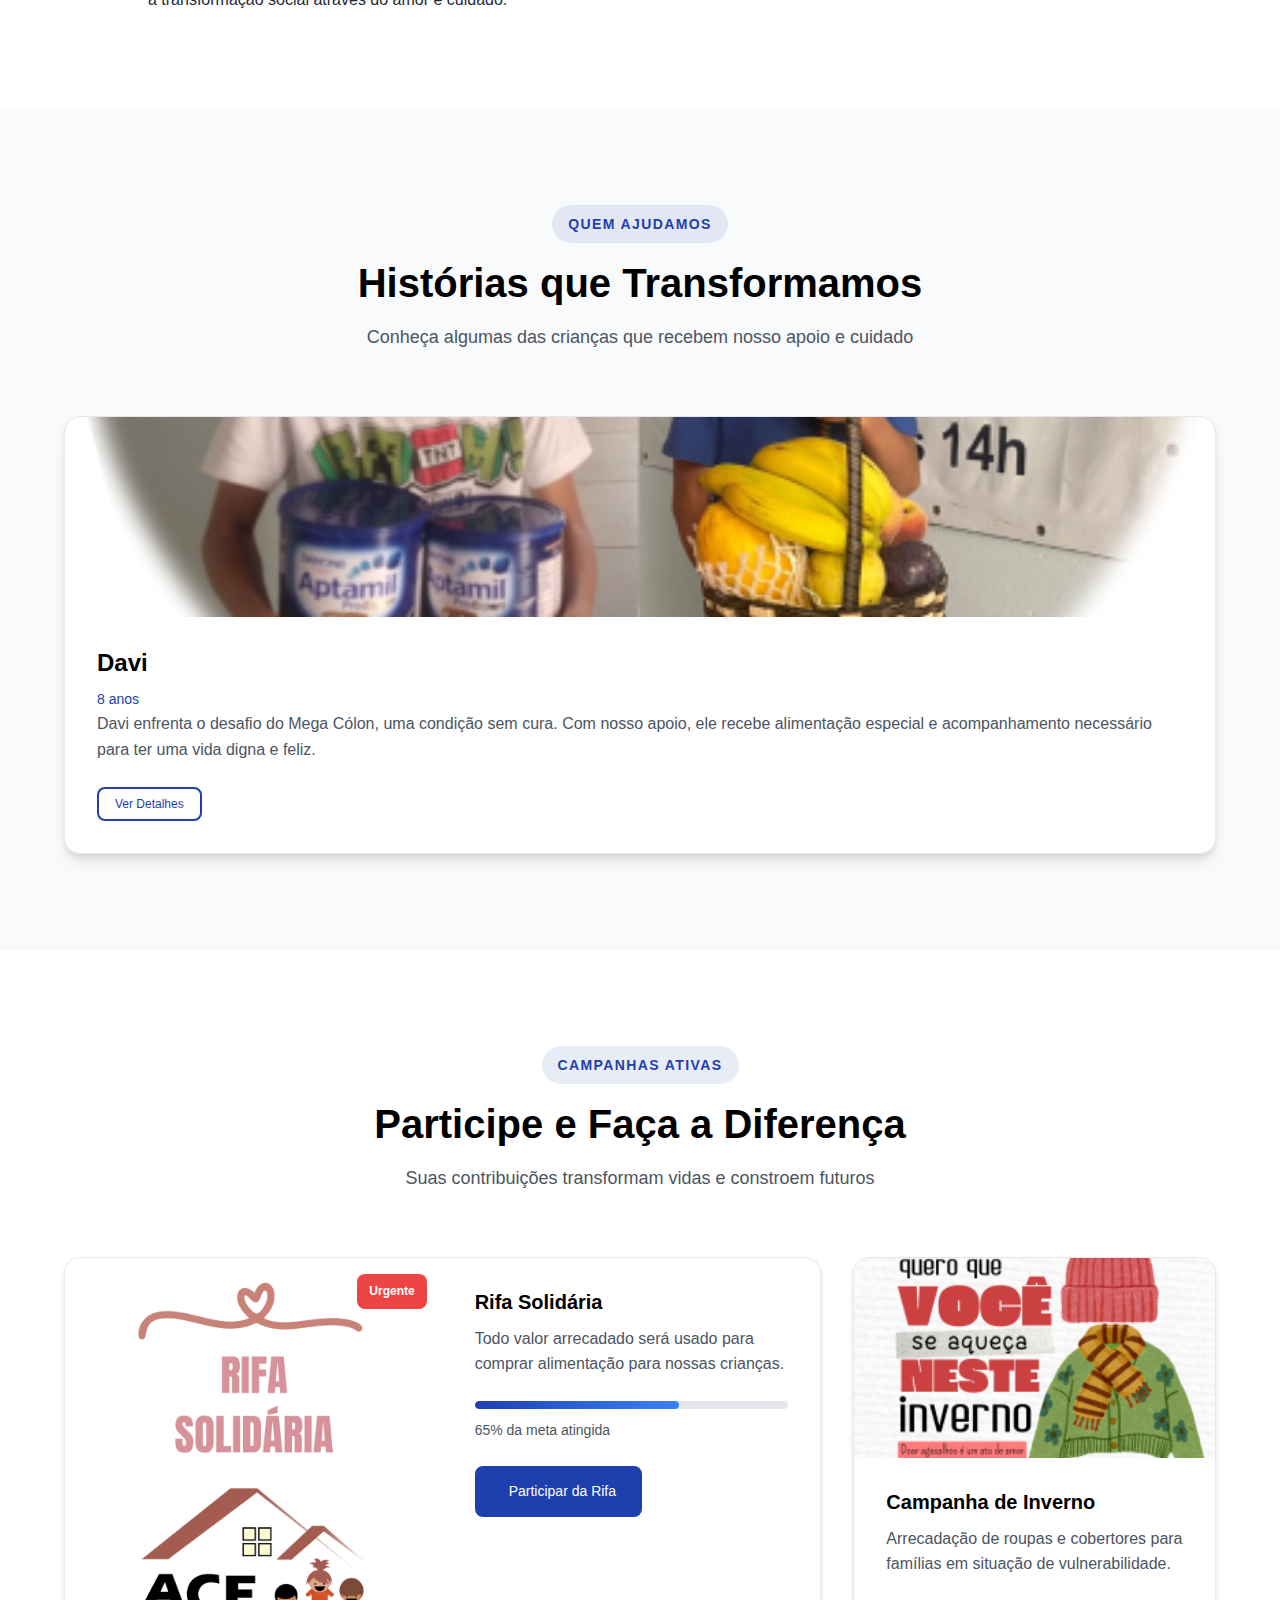
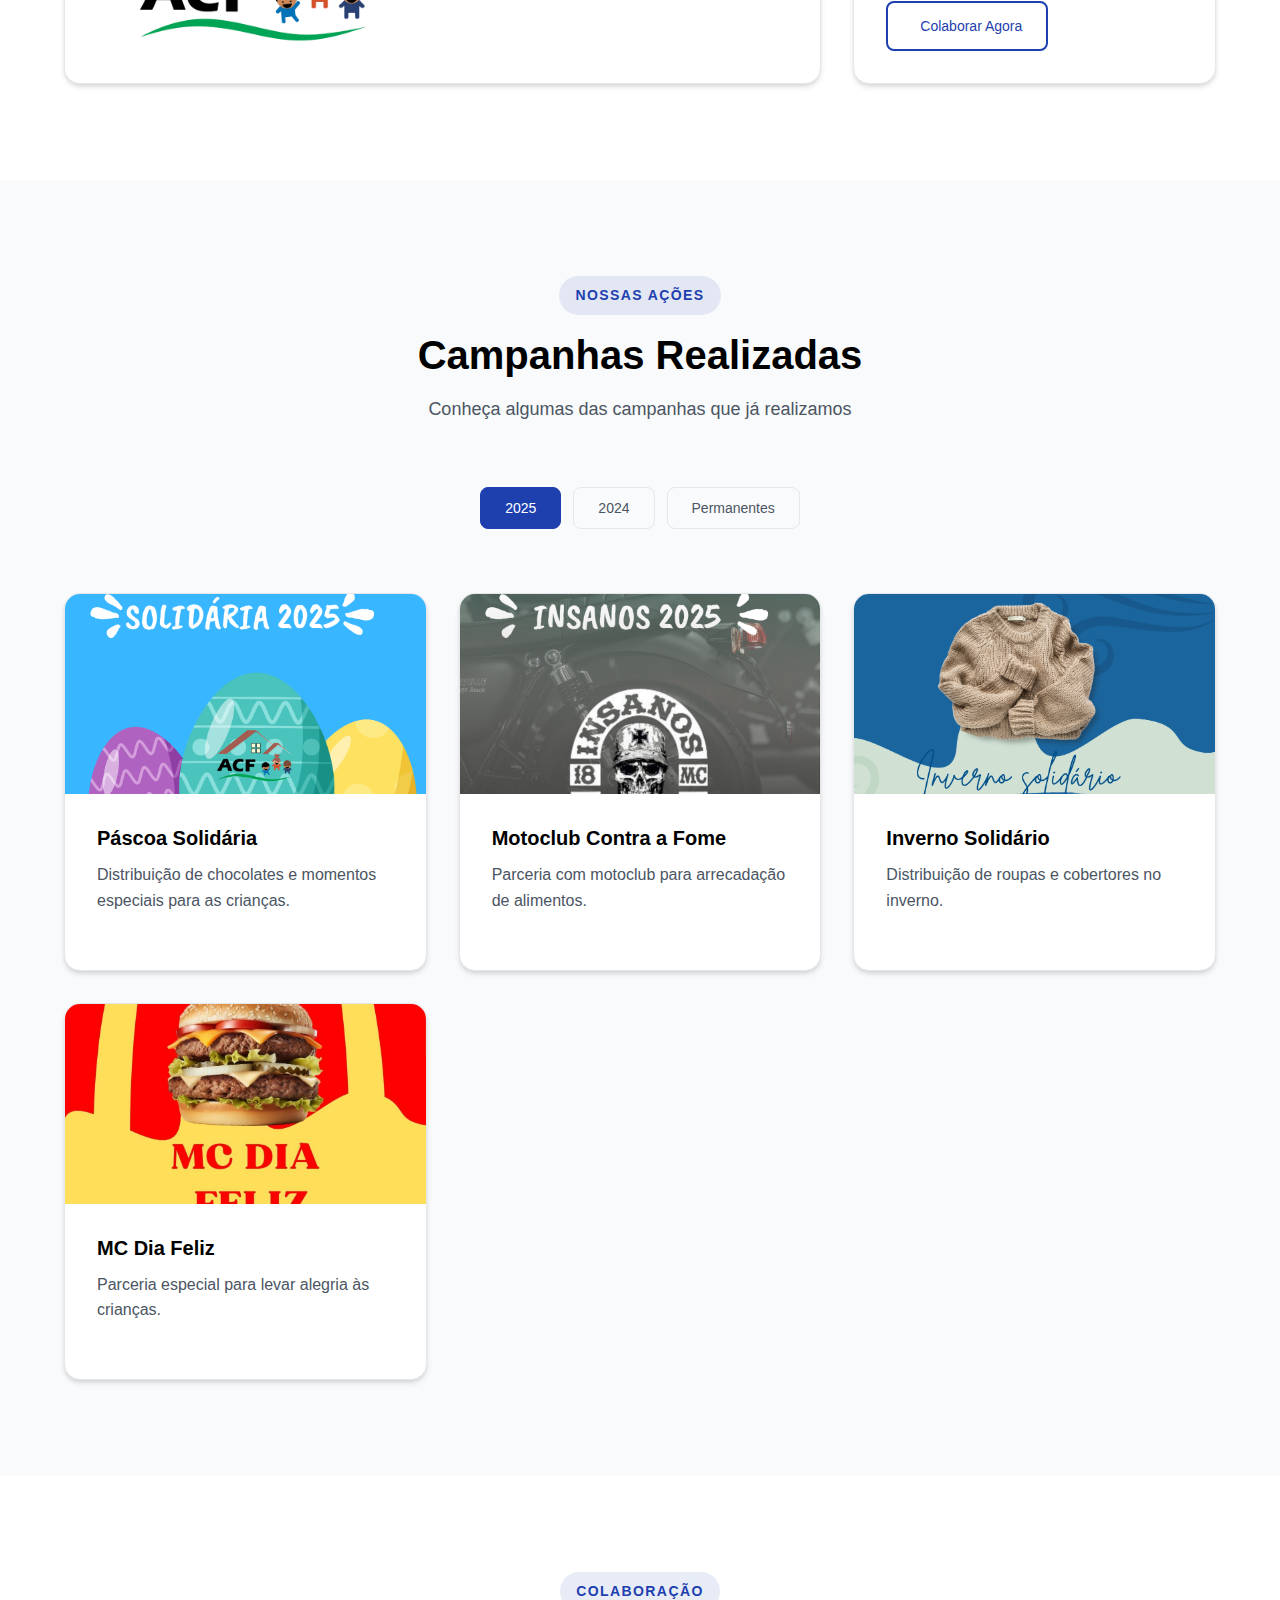
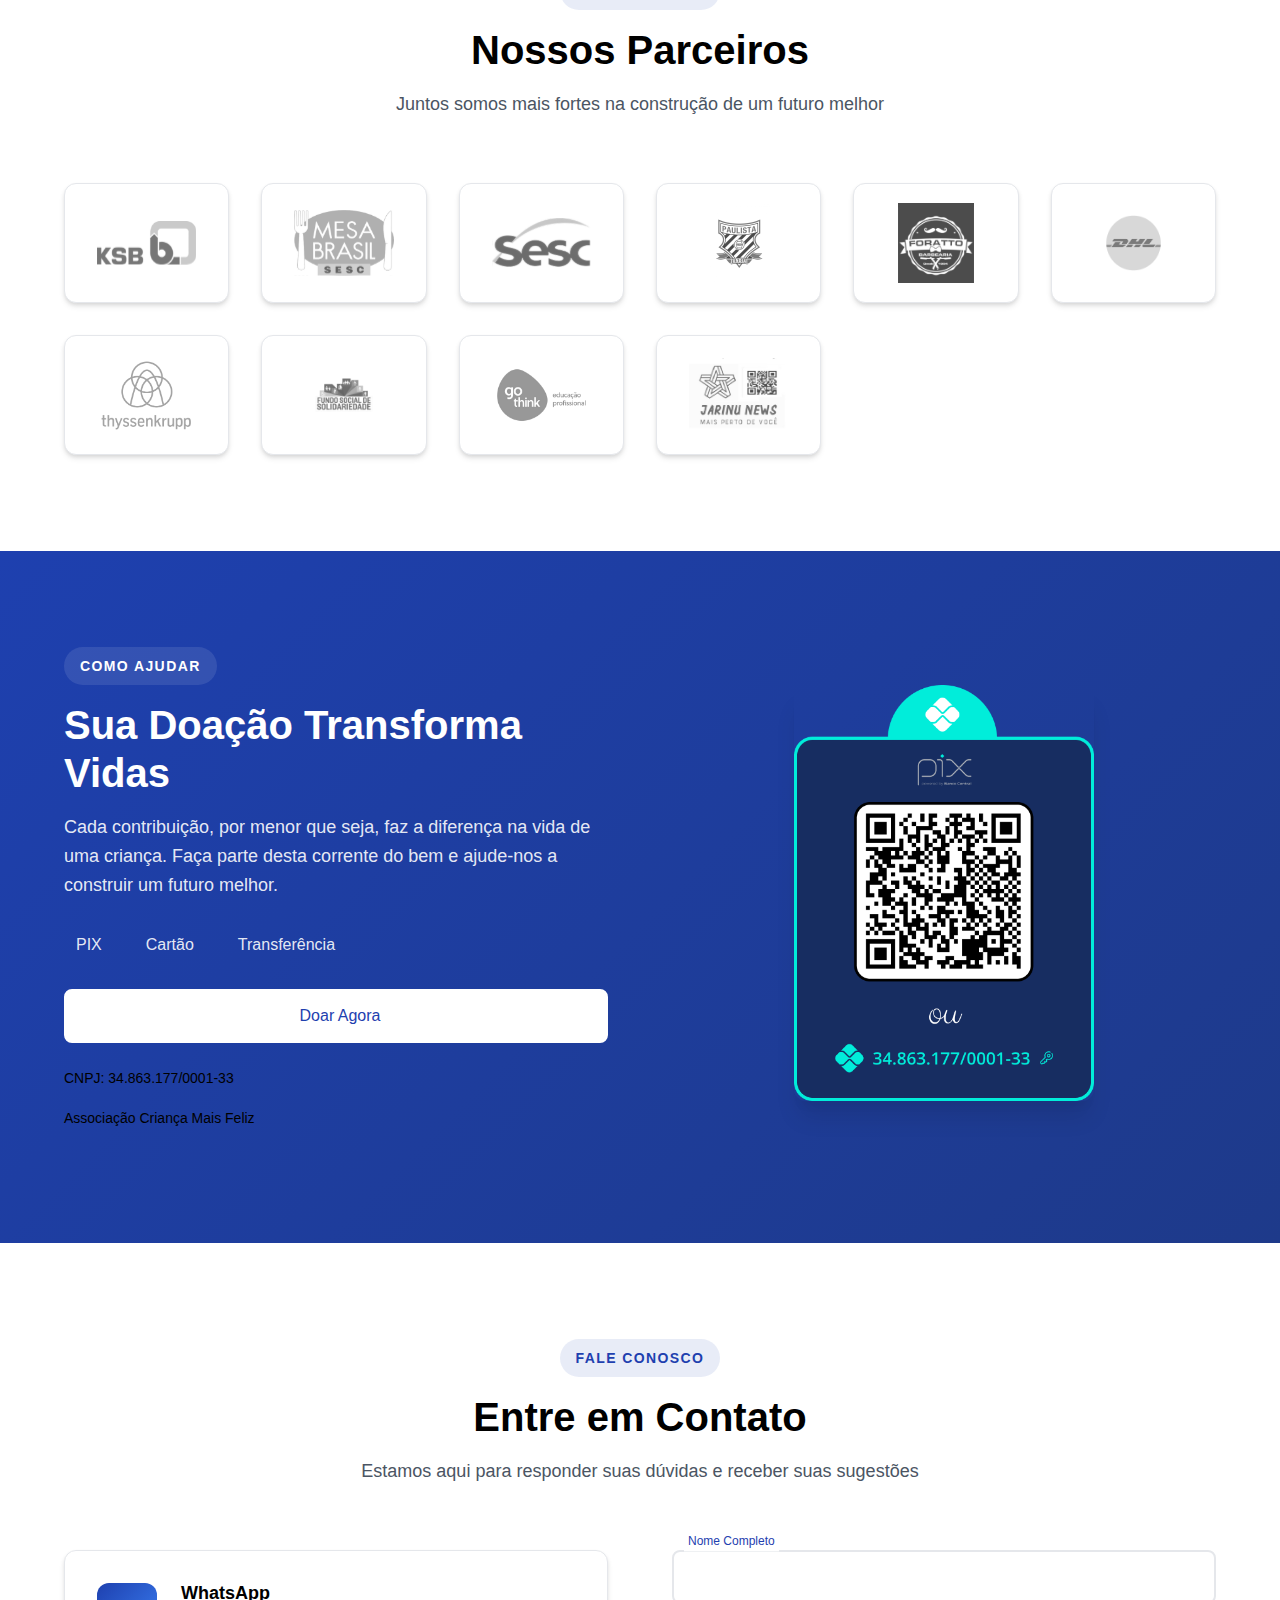
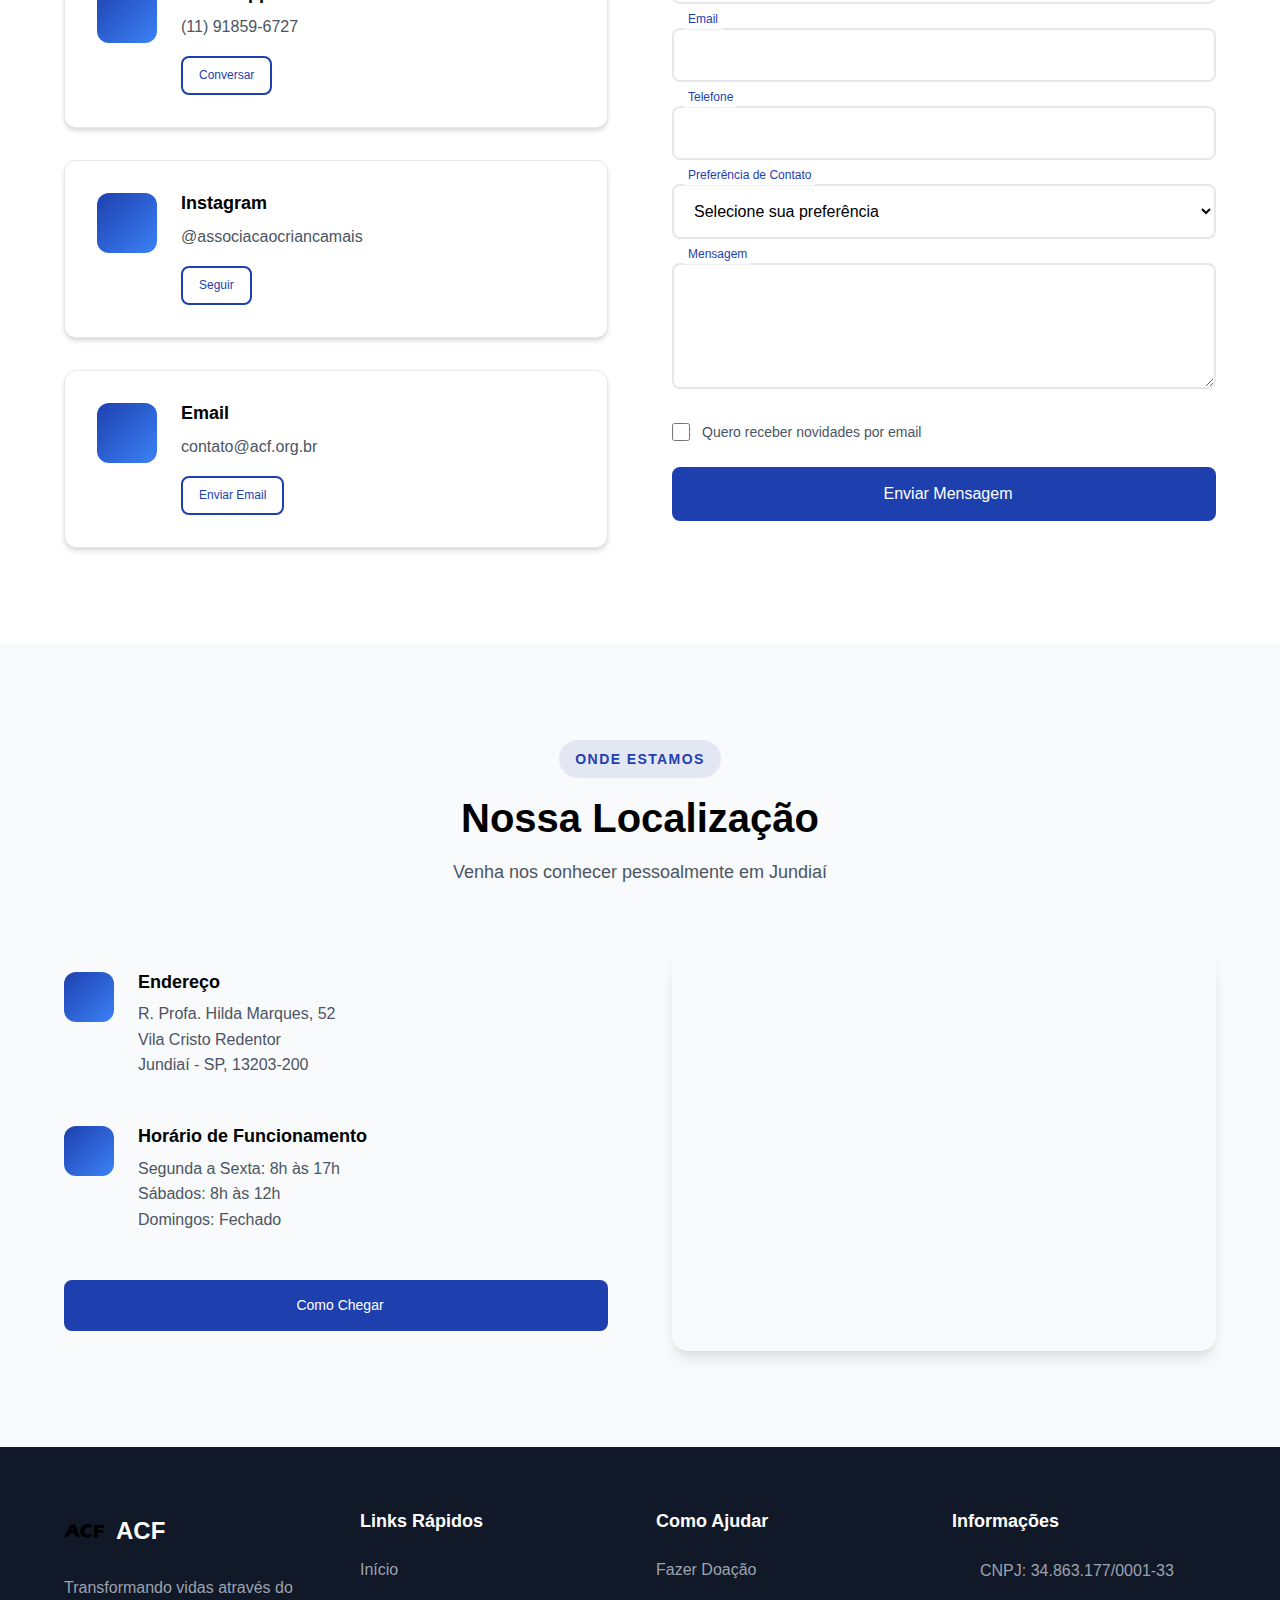
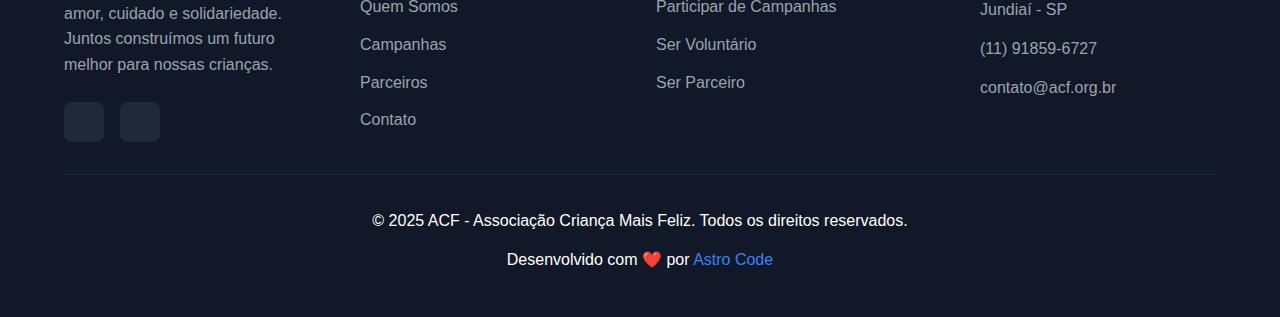
<file: acf-modern.html>
<!DOCTYPE html>
<html lang="pt-BR">
<head>
    <meta charset="UTF-8">
    <meta name="viewport" content="width=device-width, initial-scale=1.0">
    
    <!-- Security Headers -->
    <meta http-equiv="Content-Security-Policy" content="default-src 'self' https:; script-src 'self' 'unsafe-inline' https://cdn.jsdelivr.net https://unpkg.com; style-src 'self' 'unsafe-inline' https://cdn.jsdelivr.net https://fonts.googleapis.com; font-src 'self' https://fonts.gstatic.com; img-src 'self' data: https:; connect-src 'self' https:; frame-src 'self' https://www.google.com;">
    <meta http-equiv="X-Content-Type-Options" content="nosniff">
    <meta http-equiv="X-Frame-Options" content="SAMEORIGIN">
    <meta http-equiv="X-XSS-Protection" content="1; mode=block">
    <meta name="referrer" content="strict-origin-when-cross-origin">
    
    <!-- Favicon -->
    <link rel="icon" type="image/png" sizes="32x32" href="./assets/favicon_io/favicon-32x32.png">
    <link rel="icon" type="image/png" sizes="16x16" href="./assets/favicon_io/favicon-16x16.png">
    <link rel="apple-touch-icon" href="./assets/favicon_io/apple-touch-icon.png">
    <link rel="manifest" href="./manifest.json">
    
    <title>ACF - Associação Criança Mais Feliz | Transformando Vidas em Jundiaí</title>
    
    <!-- SEO Meta Tags -->
    <meta name="description" content="A Associação Criança Mais Feliz (ACF) é uma ONG filantrópica fundada em 2019, dedicada a ajudar crianças e suas famílias em situação de vulnerabilidade social em Jundiaí-SP.">
    <meta name="keywords" content="ONG, ACF, Associação Criança Mais Feliz, Jundiaí, filantropia, crianças, famílias, vulnerabilidade social, campanhas, doação, solidariedade">
    <meta name="author" content="ACF - Associação Criança Mais Feliz">
    
    <!-- Open Graph Meta Tags -->
    <meta property="og:title" content="ACF - Associação Criança Mais Feliz">
    <meta property="og:description" content="ONG filantrópica dedicada a ajudar crianças e famílias em situação de vulnerabilidade social.">
    <meta property="og:image" content="./assets/Logo.svg">
    <meta property="og:url" content="https://associacaocriancamaisfeliz.com.br">
    <meta property="og:type" content="website">
    <meta property="og:locale" content="pt_BR">
    
    <!-- Google Fonts -->
    <link rel="preconnect" href="https://fonts.googleapis.com">
    <link rel="preconnect" href="https://fonts.gstatic.com" crossorigin>
    <link href="https://fonts.googleapis.com/css2?family=Inter:wght@300;400;500;600;700;800&family=Poppins:wght@400;500;600;700;800&display=swap" rel="stylesheet">
    
    <!-- Font Awesome -->
    <link rel="stylesheet" href="https://cdnjs.cloudflare.com/ajax/libs/font-awesome/6.4.0/css/all.min.css" integrity="sha512-iecdLmaskl7CVkqkXNQ/ZH/XLlvWZOJyj7Yy7tcenmpD1ypASozpmT/E0iPtmFIB46ZmdtAc9eNBvH0H/ZpiBw==" crossorigin="anonymous" referrerpolicy="no-referrer">
    
    <!-- AOS Animation Library -->
    <link href="https://unpkg.com/aos@2.3.1/dist/aos.css" rel="stylesheet">
    
    <!-- Custom CSS -->
    <link rel="stylesheet" href="./acf-modern.css">
</head>
<body>
    <!-- Header -->
    <header class="header" id="header">
        <nav class="nav container">
            <div class="nav__brand">
                <img src="./assets/Logo.svg" alt="ACF Logo" class="nav__logo">
                <span class="nav__title">ACF</span>
            </div>
            
            <div class="nav__menu" id="nav-menu">
                <ul class="nav__list">
                    <li class="nav__item">
                        <a href="#inicio" class="nav__link active">Início</a>
                    </li>
                    <li class="nav__item">
                        <a href="#sobre" class="nav__link">Quem Somos</a>
                    </li>
                    <li class="nav__item">
                        <a href="#campanhas" class="nav__link">Campanhas</a>
                    </li>
                    <li class="nav__item">
                        <a href="#parceiros" class="nav__link">Parceiros</a>
                    </li>
                    <li class="nav__item">
                        <a href="#contato" class="nav__link">Contato</a>
                    </li>
                    <li class="nav__item">
                        <a href="#ajudar" class="btn btn--primary btn--small">Doe Agora</a>
                    </li>
                </ul>
                
                <div class="nav__close" id="nav-close">
                    <i class="fas fa-times"></i>
                </div>
            </div>
            
            <div class="nav__actions">
                <button class="theme-toggle" id="theme-toggle" aria-label="Alternar tema">
                    <i class="fas fa-sun theme-toggle__light"></i>
                    <i class="fas fa-moon theme-toggle__dark"></i>
                </button>
                
                <div class="nav__toggle" id="nav-toggle">
                    <i class="fas fa-bars"></i>
                </div>
            </div>
        </nav>
    </header>

    <!-- Hero Section -->
    <section class="hero" id="inicio">
        <div class="hero__bg">
            <img src="./assets/logo_lateral_esquerda.jpg" alt="Crianças da ACF" class="hero__image">
            <div class="hero__overlay"></div>
        </div>
        
        <div class="hero__container container">
            <div class="hero__content" data-aos="fade-up" data-aos-delay="100">
                <h1 class="hero__title">
                    Transformando vidas,
                    <span class="hero__title--accent">construindo futuros</span>
                </h1>
                <p class="hero__subtitle">
                    A Associação Criança Mais Feliz dedica-se há 6 anos a proporcionar 
                    dignidade e esperança para crianças e famílias em vulnerabilidade social.
                </p>
                <div class="hero__buttons">
                    <a href="#ajudar" class="btn btn--primary btn--large">
                        <i class="fas fa-heart"></i>
                        Faça sua Doação
                    </a>
                    <a href="#sobre" class="btn btn--outline btn--large">
                        <i class="fas fa-info-circle"></i>
                        Conheça Nossa História
                    </a>
                </div>
            </div>
            
            <div class="hero__stats" data-aos="fade-up" data-aos-delay="200">
                <div class="stat">
                    <div class="stat__number">6</div>
                    <div class="stat__label">Anos de Atuação</div>
                </div>
                <div class="stat">
                    <div class="stat__number">500+</div>
                    <div class="stat__label">Famílias Atendidas</div>
                </div>
                <div class="stat">
                    <div class="stat__number">15</div>
                    <div class="stat__label">Campanhas Realizadas</div>
                </div>
                <div class="stat">
                    <div class="stat__number">12</div>
                    <div class="stat__label">Parceiros Ativos</div>
                </div>
            </div>
        </div>
        
        <div class="hero__scroll">
            <i class="fas fa-chevron-down"></i>
        </div>
    </section>

    <!-- About Section -->
    <section class="about section" id="sobre">
        <div class="container">
            <div class="section__header" data-aos="fade-up">
                <span class="section__subtitle">Nossa História</span>
                <h2 class="section__title">Quem Somos</h2>
                <p class="section__description">
                    Fundada em 2019 com o propósito de fazer a diferença na vida de quem mais precisa
                </p>
            </div>
            
            <div class="about__content">
                <div class="about__text" data-aos="fade-right" data-aos-delay="100">
                    <div class="about__mission">
                        <div class="about__icon">
                            <i class="fas fa-heart"></i>
                        </div>
                        <div class="about__info">
                            <h3 class="about__subtitle">Nossa Missão</h3>
                            <p class="about__description">
                                Ajudar crianças e suas famílias em situação de vulnerabilidade social, 
                                proporcionando apoio, dignidade e esperança para um futuro melhor.
                            </p>
                        </div>
                    </div>
                    
                    <div class="about__vision">
                        <div class="about__icon">
                            <i class="fas fa-eye"></i>
                        </div>
                        <div class="about__info">
                            <h3 class="about__subtitle">Nossa Visão</h3>
                            <p class="about__description">
                                Ser uma referência em assistência social, criando um mundo onde todas 
                                as crianças tenham oportunidades iguais de crescer com felicidade.
                            </p>
                        </div>
                    </div>
                    
                    <div class="about__values">
                        <div class="about__icon">
                            <i class="fas fa-hands-helping"></i>
                        </div>
                        <div class="about__info">
                            <h3 class="about__subtitle">Nossos Valores</h3>
                            <p class="about__description">
                                Transparência, solidariedade, respeito e comprometimento com a 
                                transformação social através do amor e cuidado.
                            </p>
                        </div>
                    </div>
                </div>
                
                <div class="about__image" data-aos="fade-left" data-aos-delay="200">
                    <img src="./assets/banner-2.png" alt="Trabalho da ACF" class="about__img">
                </div>
            </div>
        </div>
    </section>

    <!-- Who We Help Section -->
    <section class="help section section--bg">
        <div class="container">
            <div class="section__header" data-aos="fade-up">
                <span class="section__subtitle">Quem Ajudamos</span>
                <h2 class="section__title">Histórias que Transformamos</h2>
                <p class="section__description">
                    Conheça algumas das crianças que recebem nosso apoio e cuidado
                </p>
            </div>
            
            <div class="help__grid">
                <div class="help__card" data-aos="fade-up" data-aos-delay="100">
                    <div class="help__image">
                        <img src="./assets/davi.png" alt="Davi">
                    </div>
                    <div class="help__content">
                        <h3 class="help__name">Davi</h3>
                        <span class="help__age">8 anos</span>
                        <p class="help__description">
                            Davi enfrenta o desafio do Mega Cólon, uma condição sem cura. 
                            Com nosso apoio, ele recebe alimentação especial e acompanhamento necessário 
                            para ter uma vida digna e feliz.
                        </p>
                        <button class="btn btn--outline btn--small" onclick="openModal('davi')">
                            Ver Detalhes
                        </button>
                    </div>
                </div>
            </div>
        </div>
    </section>

    <!-- Active Campaigns -->
    <section class="campaigns-active section">
        <div class="container">
            <div class="section__header" data-aos="fade-up">
                <span class="section__subtitle">Campanhas Ativas</span>
                <h2 class="section__title">Participe e Faça a Diferença</h2>
                <p class="section__description">
                    Suas contribuições transformam vidas e constroem futuros
                </p>
            </div>
            
            <div class="campaigns__grid">
                <div class="campaign__card campaign__card--featured" data-aos="fade-up" data-aos-delay="100">
                    <div class="campaign__image">
                        <img src="./assets/campanhas_realizadas/Rifa/rifa.png" alt="Rifa Solidária">
                        <div class="campaign__badge">Urgente</div>
                    </div>
                    <div class="campaign__content">
                        <h3 class="campaign__title">Rifa Solidária</h3>
                        <p class="campaign__description">
                            Todo valor arrecadado será usado para comprar alimentação para nossas crianças.
                        </p>
                        <div class="campaign__progress">
                            <div class="progress">
                                <div class="progress__bar" style="width: 65%"></div>
                            </div>
                            <span class="progress__text">65% da meta atingida</span>
                        </div>
                        <a href="https://criarifa.com/IBWIPs" target="_blank" rel="noopener noreferrer" class="btn btn--primary">
                            <i class="fas fa-ticket-alt"></i>
                            Participar da Rifa
                        </a>
                    </div>
                </div>
                
                <div class="campaign__card" data-aos="fade-up" data-aos-delay="200">
                    <div class="campaign__image">
                        <img src="./assets/campanhas_realizadas/campanha_ativa/quero que.png" alt="Campanha de Inverno">
                    </div>
                    <div class="campaign__content">
                        <h3 class="campaign__title">Campanha de Inverno</h3>
                        <p class="campaign__description">
                            Arrecadação de roupas e cobertores para famílias em situação de vulnerabilidade.
                        </p>
                        <a href="https://api.whatsapp.com/send/?phone=5511918596727&text=Vim+pelo+site%2C+gostaria+de+conhecer+melhor+a+campanha&type=phone_number&app_absent=0" 
                           target="_blank" rel="noopener noreferrer" class="btn btn--outline">
                            <i class="fab fa-whatsapp"></i>
                            Colaborar Agora
                        </a>
                    </div>
                </div>
            </div>
        </div>
    </section>

    <!-- Campaigns History -->
    <section class="campaigns section section--bg" id="campanhas">
        <div class="container">
            <div class="section__header" data-aos="fade-up">
                <span class="section__subtitle">Nossas Ações</span>
                <h2 class="section__title">Campanhas Realizadas</h2>
                <p class="section__description">
                    Conheça algumas das campanhas que já realizamos
                </p>
            </div>
            
            <div class="campaigns__tabs" data-aos="fade-up" data-aos-delay="100">
                <button class="tab__btn tab__btn--active" data-tab="2025">2025</button>
                <button class="tab__btn" data-tab="2024">2024</button>
                <button class="tab__btn" data-tab="permanentes">Permanentes</button>
            </div>
            
            <div class="campaigns__content">
                <!-- 2025 Campaigns -->
                <div class="tab__content tab__content--active" id="tab-2025">
                    <div class="campaigns__grid">
                        <div class="campaign__card" data-aos="fade-up" data-aos-delay="100" onclick="openCampaignModal('pascoa2025')">
                            <div class="campaign__image">
                                <img src="./assets/campanhas_realizadas/pascoa2025/capa.png" alt="Páscoa Solidária 2025">
                            </div>
                            <div class="campaign__content">
                                <h3 class="campaign__title">Páscoa Solidária</h3>
                                <p class="campaign__description">Distribuição de chocolates e momentos especiais para as crianças.</p>
                            </div>
                        </div>
                        
                        <div class="campaign__card" data-aos="fade-up" data-aos-delay="200" onclick="openCampaignModal('motoclub')">
                            <div class="campaign__image">
                                <img src="./assets/campanhas_realizadas/motoclub_contra_fome/capa.png" alt="Contra Fome">
                            </div>
                            <div class="campaign__content">
                                <h3 class="campaign__title">Motoclub Contra a Fome</h3>
                                <p class="campaign__description">Parceria com motoclub para arrecadação de alimentos.</p>
                            </div>
                        </div>
                        
                        <div class="campaign__card" data-aos="fade-up" data-aos-delay="300" onclick="openCampaignModal('inverno2025')">
                            <div class="campaign__image">
                                <img src="./assets/campanhas_realizadas/inverno2025/Design sem nome.png" alt="Inverno Solidário">
                            </div>
                            <div class="campaign__content">
                                <h3 class="campaign__title">Inverno Solidário</h3>
                                <p class="campaign__description">Distribuição de roupas e cobertores no inverno.</p>
                            </div>
                        </div>
                        
                        <div class="campaign__card" data-aos="fade-up" data-aos-delay="400" onclick="openCampaignModal('mcdia')">
                            <div class="campaign__image">
                                <img src="./assets/campanhas_realizadas/mc_dia_feliz/capa.jpg" alt="MC Dia Feliz">
                            </div>
                            <div class="campaign__content">
                                <h3 class="campaign__title">MC Dia Feliz</h3>
                                <p class="campaign__description">Parceria especial para levar alegria às crianças.</p>
                            </div>
                        </div>
                    </div>
                </div>
                
                <!-- 2024 Campaigns -->
                <div class="tab__content" id="tab-2024">
                    <div class="campaigns__grid">
                        <div class="campaign__card" data-aos="fade-up" data-aos-delay="100" onclick="openCampaignModal('diacriancas2024')">
                            <div class="campaign__image">
                                <img src="./assets/campanhas_realizadas/diaDasCriancas2024/capa.png" alt="Dia das Crianças 2024">
                            </div>
                            <div class="campaign__content">
                                <h3 class="campaign__title">Dia das Crianças</h3>
                                <p class="campaign__description">Festa especial e distribuição de presentes.</p>
                            </div>
                        </div>
                        
                        <div class="campaign__card" data-aos="fade-up" data-aos-delay="200" onclick="openCampaignModal('dhl')">
                            <div class="campaign__image">
                                <img src="./assets/campanhas_realizadas/dhl_contra_fome/capa.png" alt="DHL Contra Fome">
                            </div>
                            <div class="campaign__content">
                                <h3 class="campaign__title">DHL Cabreúva Contra a Fome</h3>
                                <p class="campaign__description">Parceria corporativa para combate à fome.</p>
                            </div>
                        </div>
                        
                        <div class="campaign__card" data-aos="fade-up" data-aos-delay="300" onclick="openCampaignModal('natal2024')">
                            <div class="campaign__image">
                                <img src="./assets/campanhas_realizadas/natal2024/capa.png" alt="Natal 2024">
                            </div>
                            <div class="campaign__content">
                                <h3 class="campaign__title">Natal Solidário</h3>
                                <p class="campaign__description">Celebração natalina com presentes e alegria.</p>
                            </div>
                        </div>
                        
                        <div class="campaign__card" data-aos="fade-up" data-aos-delay="400" onclick="openCampaignModal('pascoa2024')">
                            <div class="campaign__image">
                                <img src="./assets/campanhas_realizadas/pascoa2024/capa.png" alt="Páscoa 2024">
                            </div>
                            <div class="campaign__content">
                                <h3 class="campaign__title">Páscoa Solidária 2024</h3>
                                <p class="campaign__description">Distribuição de chocolates e atividades especiais.</p>
                            </div>
                        </div>
                    </div>
                </div>
                
                <!-- Permanent Campaigns -->
                <div class="tab__content" id="tab-permanentes">
                    <div class="campaigns__grid">
                        <div class="campaign__card" data-aos="fade-up" data-aos-delay="100">
                            <div class="campaign__image">
                                <img src="./assets/natal/logo_natal.jpg" alt="Natal Solidário">
                            </div>
                            <div class="campaign__content">
                                <h3 class="campaign__title">Natal Solidário</h3>
                                <p class="campaign__description">Campanha anual de arrecadação e distribuição de presentes.</p>
                            </div>
                        </div>
                        
                        <div class="campaign__card" data-aos="fade-up" data-aos-delay="200">
                            <div class="campaign__image">
                                <img src="./assets/inverno/Inverno_logo.jpg" alt="Inverno Solidário">
                            </div>
                            <div class="campaign__content">
                                <h3 class="campaign__title">Inverno Solidário</h3>
                                <p class="campaign__description">Distribuição de roupas e cobertores durante o inverno.</p>
                            </div>
                        </div>
                        
                        <div class="campaign__card" data-aos="fade-up" data-aos-delay="300">
                            <div class="campaign__image">
                                <img src="./assets/contra fome/logo_contra_fome.jpg" alt="Contra a Fome">
                            </div>
                            <div class="campaign__content">
                                <h3 class="campaign__title">Contra a Fome</h3>
                                <p class="campaign__description">Arrecadação e distribuição de alimentos às famílias.</p>
                            </div>
                        </div>
                        
                        <div class="campaign__card" data-aos="fade-up" data-aos-delay="400">
                            <div class="campaign__image">
                                <img src="./assets/dia_das_crianças/logo-dia-das-criancas.png" alt="Dia das Crianças">
                            </div>
                            <div class="campaign__content">
                                <h3 class="campaign__title">Dia das Crianças Solidário</h3>
                                <p class="campaign__description">Celebração especial com atividades e presentes.</p>
                            </div>
                        </div>
                        
                        <div class="campaign__card" data-aos="fade-up" data-aos-delay="500">
                            <div class="campaign__image">
                                <img src="./assets/Programa-estagio/Programa estagio.png" alt="Programa de Estágio">
                            </div>
                            <div class="campaign__content">
                                <h3 class="campaign__title">Programa de Estágio</h3>
                                <p class="campaign__description">Oportunidades de desenvolvimento para jovens.</p>
                            </div>
                        </div>
                    </div>
                </div>
            </div>
        </div>
    </section>

    <!-- Partners Section -->
    <section class="partners section" id="parceiros">
        <div class="container">
            <div class="section__header" data-aos="fade-up">
                <span class="section__subtitle">Colaboração</span>
                <h2 class="section__title">Nossos Parceiros</h2>
                <p class="section__description">
                    Juntos somos mais fortes na construção de um futuro melhor
                </p>
            </div>
            
            <div class="partners__grid" data-aos="fade-up" data-aos-delay="100">
                <div class="partner__card">
                    <img src="./assets/parceiros/img_KSB.svg" alt="KSB" class="partner__logo">
                </div>
                <div class="partner__card">
                    <img src="./assets/parceiros/img_Mesa_Brasil.svg" alt="Mesa Brasil" class="partner__logo">
                </div>
                <div class="partner__card">
                    <img src="./assets/parceiros/img_Sesc.svg" alt="SESC" class="partner__logo">
                </div>
                <div class="partner__card">
                    <img src="./assets/parceiros/paulista.jpeg" alt="Paulista" class="partner__logo">
                </div>
                <div class="partner__card">
                    <img src="./assets/parceiros/barbearia.jpeg" alt="Barbearia" class="partner__logo">
                </div>
                <div class="partner__card">
                    <img src="./assets/parceiros/DHL-Emblema.png" alt="DHL" class="partner__logo">
                </div>
                <div class="partner__card">
                    <img src="./assets/parceiros/Thyssenkrupp.png" alt="Thyssenkrupp" class="partner__logo">
                </div>
                <div class="partner__card">
                    <img src="./assets/parceiros/fundoSocial.png" alt="Fundo Social" class="partner__logo">
                </div>
                <div class="partner__card">
                    <img src="./assets/parceiros/Provao.png" alt="Provão" class="partner__logo">
                </div>
                <div class="partner__card">
                    <img src="./assets/parceiros/radioNews.jpeg" alt="Radio News" class="partner__logo">
                </div>
            </div>
        </div>
    </section>

    <!-- How to Help Section -->
    <section class="donate section section--primary" id="ajudar">
        <div class="container">
            <div class="donate__content">
                <div class="donate__text" data-aos="fade-right">
                    <span class="section__subtitle section__subtitle--white">Como Ajudar</span>
                    <h2 class="section__title section__title--white">Sua Doação Transforma Vidas</h2>
                    <p class="section__description section__description--white">
                        Cada contribuição, por menor que seja, faz a diferença na vida de uma criança. 
                        Faça parte desta corrente do bem e ajude-nos a construir um futuro melhor.
                    </p>
                    
                    <div class="donate__methods">
                        <div class="method">
                            <i class="fas fa-qr-code"></i>
                            <span>PIX</span>
                        </div>
                        <div class="method">
                            <i class="fas fa-credit-card"></i>
                            <span>Cartão</span>
                        </div>
                        <div class="method">
                            <i class="fas fa-university"></i>
                            <span>Transferência</span>
                        </div>
                    </div>
                    
                    <div class="donate__actions">
                        <button class="btn btn--white btn--large" onclick="openDonateModal()">
                            <i class="fas fa-heart"></i>
                            Doar Agora
                        </button>
                        <div class="donate__info">
                            <p class="donate__cnpj">CNPJ: 34.863.177/0001-33</p>
                            <p class="donate__name">Associação Criança Mais Feliz</p>
                        </div>
                    </div>
                </div>
                
                <div class="donate__image" data-aos="fade-left" data-aos-delay="200">
                    <img src="./assets/pix.jpg" alt="QR Code PIX" class="donate__qr">
                </div>
            </div>
        </div>
    </section>

    <!-- Contact Section -->
    <section class="contact section" id="contato">
        <div class="container">
            <div class="section__header" data-aos="fade-up">
                <span class="section__subtitle">Fale Conosco</span>
                <h2 class="section__title">Entre em Contato</h2>
                <p class="section__description">
                    Estamos aqui para responder suas dúvidas e receber suas sugestões
                </p>
            </div>
            
            <div class="contact__content">
                <div class="contact__info" data-aos="fade-right" data-aos-delay="100">
                    <div class="contact__card">
                        <div class="contact__icon">
                            <i class="fab fa-whatsapp"></i>
                        </div>
                        <div class="contact__details">
                            <h3 class="contact__title">WhatsApp</h3>
                            <p class="contact__text">(11) 91859-6727</p>
                            <a href="https://wa.me/5511918596727?text=Vim%20pelo%20site,%20gostaria%20de%20conhecer%20melhor%20o%20projeto" 
                               target="_blank" rel="noopener noreferrer" class="btn btn--outline btn--small">
                                Conversar
                            </a>
                        </div>
                    </div>
                    
                    <div class="contact__card">
                        <div class="contact__icon">
                            <i class="fab fa-instagram"></i>
                        </div>
                        <div class="contact__details">
                            <h3 class="contact__title">Instagram</h3>
                            <p class="contact__text">@associacaocriancamais</p>
                            <a href="https://www.instagram.com/associacaocriancamais/" 
                               target="_blank" rel="noopener noreferrer" class="btn btn--outline btn--small">
                                Seguir
                            </a>
                        </div>
                    </div>
                    
                    <div class="contact__card">
                        <div class="contact__icon">
                            <i class="fas fa-envelope"></i>
                        </div>
                        <div class="contact__details">
                            <h3 class="contact__title">Email</h3>
                            <p class="contact__text">contato@acf.org.br</p>
                            <a href="mailto:contato@acf.org.br" class="btn btn--outline btn--small">
                                Enviar Email
                            </a>
                        </div>
                    </div>
                </div>
                
                <div class="contact__form" data-aos="fade-left" data-aos-delay="200">
                    <form class="form" id="contact-form">
                        <div class="form__group">
                            <input type="text" class="form__input" id="name" name="name" required>
                            <label for="name" class="form__label">Nome Completo</label>
                        </div>
                        
                        <div class="form__group">
                            <input type="email" class="form__input" id="email" name="email" required>
                            <label for="email" class="form__label">Email</label>
                        </div>
                        
                        <div class="form__group">
                            <input type="tel" class="form__input" id="phone" name="phone" required>
                            <label for="phone" class="form__label">Telefone</label>
                        </div>
                        
                        <div class="form__group">
                            <select class="form__input" id="preference" name="preference" required>
                                <option value="">Selecione sua preferência</option>
                                <option value="whatsapp">WhatsApp</option>
                                <option value="email">Email</option>
                                <option value="telefone">Telefone</option>
                            </select>
                            <label for="preference" class="form__label">Preferência de Contato</label>
                        </div>
                        
                        <div class="form__group">
                            <textarea class="form__input" id="message" name="message" rows="5" required></textarea>
                            <label for="message" class="form__label">Mensagem</label>
                        </div>
                        
                        <div class="form__checkbox">
                            <input type="checkbox" id="newsletter" name="newsletter" class="form__check">
                            <label for="newsletter" class="form__check-label">
                                Quero receber novidades por email
                            </label>
                        </div>
                        
                        <button type="submit" class="btn btn--primary btn--large btn--full">
                            <i class="fas fa-paper-plane"></i>
                            Enviar Mensagem
                        </button>
                    </form>
                </div>
            </div>
        </div>
    </section>

    <!-- Location Section -->
    <section class="location section section--bg">
        <div class="container">
            <div class="section__header" data-aos="fade-up">
                <span class="section__subtitle">Onde Estamos</span>
                <h2 class="section__title">Nossa Localização</h2>
                <p class="section__description">
                    Venha nos conhecer pessoalmente em Jundiaí
                </p>
            </div>
            
            <div class="location__content">
                <div class="location__info" data-aos="fade-right" data-aos-delay="100">
                    <div class="location__card">
                        <div class="location__icon">
                            <i class="fas fa-map-marker-alt"></i>
                        </div>
                        <div class="location__details">
                            <h3 class="location__title">Endereço</h3>
                            <p class="location__text">
                                R. Profa. Hilda Marques, 52<br>
                                Vila Cristo Redentor<br>
                                Jundiaí - SP, 13203-200
                            </p>
                        </div>
                    </div>
                    
                    <div class="location__card">
                        <div class="location__icon">
                            <i class="fas fa-clock"></i>
                        </div>
                        <div class="location__details">
                            <h3 class="location__title">Horário de Funcionamento</h3>
                            <p class="location__text">
                                Segunda a Sexta: 8h às 17h<br>
                                Sábados: 8h às 12h<br>
                                Domingos: Fechado
                            </p>
                        </div>
                    </div>
                    
                    <a href="https://www.google.com/maps/dir/?api=1&destination=R.+Profa.+Hilda+Marques,+52+-+Vila+Cristo+Redentor,+Jundiaí+-+SP,+13203-200" 
                       target="_blank" rel="noopener noreferrer" class="btn btn--primary">
                        <i class="fas fa-directions"></i>
                        Como Chegar
                    </a>
                </div>
                
                <div class="location__map" data-aos="fade-left" data-aos-delay="200">
                    <iframe 
                        src="https://www.google.com/maps/embed?pb=!1m18!1m12!1m3!1d3657.8!2d-46.8833!3d-23.1833!2m3!1f0!2f0!3f0!3m2!1i1024!2i768!4f13.1!3m3!1m2!1s0x94cf2679e3f5e5e5%3A0x5e5e5e5e5e5e5e5e!2sR.%20Profa.%20Hilda%20Marques%2C%2052%20-%20Vila%20Cristo%20Redentor%2C%20Jundia%C3%AD%20-%20SP%2C%2013203-200!5e0!3m2!1spt-BR!2sbr!4v1692451234567!5m2!1spt-BR!2sbr"
                        loading="lazy" 
                        referrerpolicy="no-referrer-when-downgrade"
                        title="Localização da ACF">
                    </iframe>
                </div>
            </div>
        </div>
    </section>

    <!-- Footer -->
    <footer class="footer">
        <div class="container">
            <div class="footer__content">
                <div class="footer__section">
                    <div class="footer__brand">
                        <img src="./assets/Logo.svg" alt="ACF Logo" class="footer__logo">
                        <span class="footer__title">ACF</span>
                    </div>
                    <p class="footer__description">
                        Transformando vidas através do amor, cuidado e solidariedade. 
                        Juntos construímos um futuro melhor para nossas crianças.
                    </p>
                    <div class="footer__social">
                        <a href="https://wa.me/5511918596727" target="_blank" rel="noopener noreferrer" class="footer__social-link">
                            <i class="fab fa-whatsapp"></i>
                        </a>
                        <a href="https://www.instagram.com/associacaocriancamais/" target="_blank" rel="noopener noreferrer" class="footer__social-link">
                            <i class="fab fa-instagram"></i>
                        </a>
                    </div>
                </div>
                
                <div class="footer__section">
                    <h3 class="footer__heading">Links Rápidos</h3>
                    <ul class="footer__list">
                        <li><a href="#inicio" class="footer__link">Início</a></li>
                        <li><a href="#sobre" class="footer__link">Quem Somos</a></li>
                        <li><a href="#campanhas" class="footer__link">Campanhas</a></li>
                        <li><a href="#parceiros" class="footer__link">Parceiros</a></li>
                        <li><a href="#contato" class="footer__link">Contato</a></li>
                    </ul>
                </div>
                
                <div class="footer__section">
                    <h3 class="footer__heading">Como Ajudar</h3>
                    <ul class="footer__list">
                        <li><a href="#ajudar" class="footer__link">Fazer Doação</a></li>
                        <li><a href="#campanhas" class="footer__link">Participar de Campanhas</a></li>
                        <li><a href="#contato" class="footer__link">Ser Voluntário</a></li>
                        <li><a href="#parceiros" class="footer__link">Ser Parceiro</a></li>
                    </ul>
                </div>
                
                <div class="footer__section">
                    <h3 class="footer__heading">Informações</h3>
                    <div class="footer__info">
                        <p><i class="fas fa-building"></i> CNPJ: 34.863.177/0001-33</p>
                        <p><i class="fas fa-map-marker-alt"></i> Jundiaí - SP</p>
                        <p><i class="fas fa-phone"></i> (11) 91859-6727</p>
                        <p><i class="fas fa-envelope"></i> contato@acf.org.br</p>
                    </div>
                </div>
            </div>
            
            <div class="footer__bottom">
                <p>&copy; 2025 ACF - Associação Criança Mais Feliz. Todos os direitos reservados.</p>
                <p>Desenvolvido com ❤️ por <a href="https://www.astrocode.com.br/" target="_blank" rel="noopener noreferrer">Astro Code</a></p>
            </div>
        </div>
    </footer>

    <!-- WhatsApp Float Button -->
    <div class="whatsapp-float">
        <a href="https://wa.me/5511918596727?text=Vim%20pelo%20site,%20gostaria%20de%20conhecer%20melhor%20o%20projeto" 
           target="_blank" rel="noopener noreferrer" class="whatsapp-btn">
            <i class="fab fa-whatsapp"></i>
        </a>
    </div>

    <!-- Back to Top -->
    <button class="back-to-top" id="back-to-top">
        <i class="fas fa-chevron-up"></i>
    </button>

    <!-- Modals -->
    <!-- Donation Modal -->
    <div class="modal" id="donate-modal">
        <div class="modal__content">
            <div class="modal__header">
                <h2 class="modal__title">Faça sua Doação</h2>
                <button class="modal__close" onclick="closeDonateModal()">
                    <i class="fas fa-times"></i>
                </button>
            </div>
            <div class="modal__body">
                <div class="donate-modal__content">
                    <div class="donate-modal__qr">
                        <img src="./assets/pix.jpg" alt="QR Code PIX" class="donate-modal__image">
                    </div>
                    <div class="donate-modal__info">
                        <h3 class="donate-modal__subtitle">PIX: 34.863.177/0001-33</h3>
                        <p class="donate-modal__text">Associação Criança Mais Feliz</p>
                        <button class="btn btn--primary" onclick="copyPix()">
                            <i class="fas fa-copy"></i>
                            Copiar PIX
                        </button>
                        <div class="donate-modal__note">
                            <p>Sua doação é fundamental para continuarmos nosso trabalho de transformação social.</p>
                        </div>
                    </div>
                </div>
            </div>
        </div>
    </div>

    <!-- Campaign Modal -->
    <div class="modal" id="campaign-modal">
        <div class="modal__content">
            <div class="modal__header">
                <h2 class="modal__title" id="campaign-modal-title">Campanha</h2>
                <button class="modal__close" onclick="closeCampaignModal()">
                    <i class="fas fa-times"></i>
                </button>
            </div>
            <div class="modal__body">
                <div id="campaign-modal-content">
                    <!-- Content will be loaded dynamically -->
                </div>
            </div>
        </div>
    </div>

    <!-- Help Modal (Davi) -->
    <div class="modal" id="help-modal">
        <div class="modal__content">
            <div class="modal__header">
                <h2 class="modal__title">Davi - Mega Cólon</h2>
                <button class="modal__close" onclick="closeModal('help-modal')">
                    <i class="fas fa-times"></i>
                </button>
            </div>
            <div class="modal__body">
                <div class="help-modal__content">
                    <img src="./assets/davi.png" alt="Davi" class="help-modal__image">
                    <div class="help-modal__info">
                        <h3 class="help-modal__name">Davi, 8 anos</h3>
                        <div class="help-modal__condition">
                            <h4>Sobre o Mega Cólon</h4>
                            <p>
                                Davi, de 8 anos de idade, enfrenta o desafio do Mega Cólon em seu intestino, 
                                uma condição sem cura. Durante sua infância, ele precisou usar uma bolsinha e, 
                                atualmente, incorpora apiamil de soja ou nutri de soja como suplemento alimentar 
                                em sua rotina.
                            </p>
                            <p>
                                Devido às restrições alimentares, ele leva uma lata de leite extra para a escola, 
                                garantindo que tanto seu almoço quanto seu lanche sejam separados e adaptados às 
                                suas necessidades específicas.
                            </p>
                        </div>
                        <div class="help-modal__action">
                            <h4>Como você pode ajudar</h4>
                            <p>Sua doação ajuda a custear a alimentação especial e o acompanhamento médico que Davi precisa.</p>
                            <button class="btn btn--primary" onclick="closeModal('help-modal'); openDonateModal();">
                                <i class="fas fa-heart"></i>
                                Fazer Doação
                            </button>
                        </div>
                    </div>
                </div>
            </div>
        </div>
    </div>

    <!-- Success Modal -->
    <div class="modal" id="success-modal">
        <div class="modal__content modal__content--small">
            <div class="modal__body">
                <div class="success-modal__content">
                    <div class="success-modal__icon">
                        <i class="fas fa-check-circle"></i>
                    </div>
                    <h2 class="success-modal__title">Sucesso!</h2>
                    <p class="success-modal__message" id="success-message">Ação realizada com sucesso!</p>
                    <button class="btn btn--primary" onclick="closeModal('success-modal')">OK</button>
                </div>
            </div>
        </div>
    </div>

    <!-- Scripts -->
    <script src="https://unpkg.com/aos@2.3.1/dist/aos.js"></script>
    <script src="./acf-modern.js"></script>
</body>
</html>
</file>
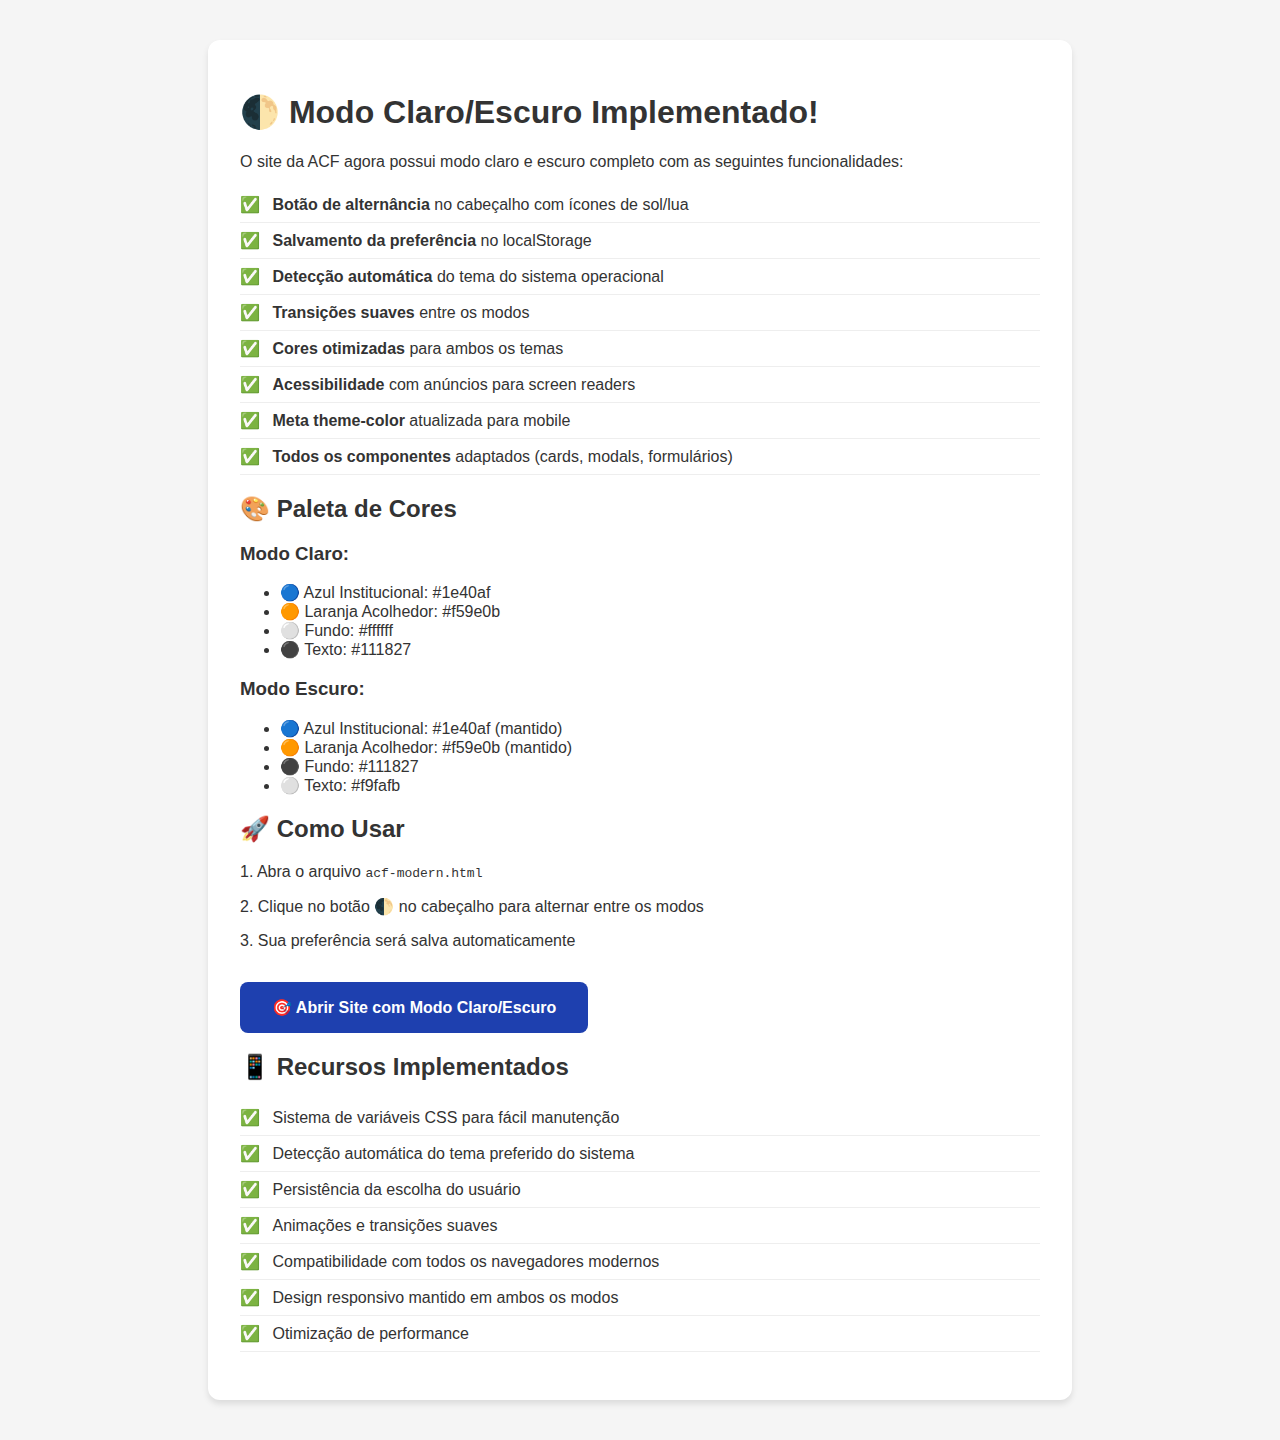
<file: demo-tema.html>
<!DOCTYPE html>
<html lang="pt-BR">
<head>
    <meta charset="UTF-8">
    <meta name="viewport" content="width=device-width, initial-scale=1.0">
    <title>ACF - Modo Claro/Escuro</title>
    <style>
        body {
            font-family: -apple-system, BlinkMacSystemFont, 'Segoe UI', Roboto, sans-serif;
            padding: 2rem;
            background: #f5f5f5;
            color: #333;
        }
        .demo-container {
            max-width: 800px;
            margin: 0 auto;
            background: white;
            padding: 2rem;
            border-radius: 12px;
            box-shadow: 0 4px 6px rgba(0,0,0,0.1);
        }
        .feature-list {
            list-style: none;
            padding: 0;
        }
        .feature-list li {
            padding: 0.5rem 0;
            border-bottom: 1px solid #eee;
        }
        .feature-list li:before {
            content: "✅ ";
            margin-right: 0.5rem;
        }
        .demo-link {
            display: inline-block;
            margin-top: 1rem;
            padding: 1rem 2rem;
            background: #1e40af;
            color: white;
            text-decoration: none;
            border-radius: 8px;
            font-weight: 600;
        }
        .demo-link:hover {
            background: #1e3a8a;
        }
    </style>
</head>
<body>
    <div class="demo-container">
        <h1>🌓 Modo Claro/Escuro Implementado!</h1>
        
        <p>O site da ACF agora possui modo claro e escuro completo com as seguintes funcionalidades:</p>
        
        <ul class="feature-list">
            <li><strong>Botão de alternância</strong> no cabeçalho com ícones de sol/lua</li>
            <li><strong>Salvamento da preferência</strong> no localStorage</li>
            <li><strong>Detecção automática</strong> do tema do sistema operacional</li>
            <li><strong>Transições suaves</strong> entre os modos</li>
            <li><strong>Cores otimizadas</strong> para ambos os temas</li>
            <li><strong>Acessibilidade</strong> com anúncios para screen readers</li>
            <li><strong>Meta theme-color</strong> atualizada para mobile</li>
            <li><strong>Todos os componentes</strong> adaptados (cards, modals, formulários)</li>
        </ul>
        
        <h2>🎨 Paleta de Cores</h2>
        
        <h3>Modo Claro:</h3>
        <ul>
            <li>🔵 Azul Institucional: #1e40af</li>
            <li>🟠 Laranja Acolhedor: #f59e0b</li>
            <li>⚪ Fundo: #ffffff</li>
            <li>⚫ Texto: #111827</li>
        </ul>
        
        <h3>Modo Escuro:</h3>
        <ul>
            <li>🔵 Azul Institucional: #1e40af (mantido)</li>
            <li>🟠 Laranja Acolhedor: #f59e0b (mantido)</li>
            <li>⚫ Fundo: #111827</li>
            <li>⚪ Texto: #f9fafb</li>
        </ul>
        
        <h2>🚀 Como Usar</h2>
        <p>1. Abra o arquivo <code>acf-modern.html</code></p>
        <p>2. Clique no botão 🌓 no cabeçalho para alternar entre os modos</p>
        <p>3. Sua preferência será salva automaticamente</p>
        
        <a href="./acf-modern.html" class="demo-link">
            🎯 Abrir Site com Modo Claro/Escuro
        </a>
        
        <h2>📱 Recursos Implementados</h2>
        <ul class="feature-list">
            <li>Sistema de variáveis CSS para fácil manutenção</li>
            <li>Detecção automática do tema preferido do sistema</li>
            <li>Persistência da escolha do usuário</li>
            <li>Animações e transições suaves</li>
            <li>Compatibilidade com todos os navegadores modernos</li>
            <li>Design responsivo mantido em ambos os modos</li>
            <li>Otimização de performance</li>
        </ul>
    </div>
</body>
</html>
</file>
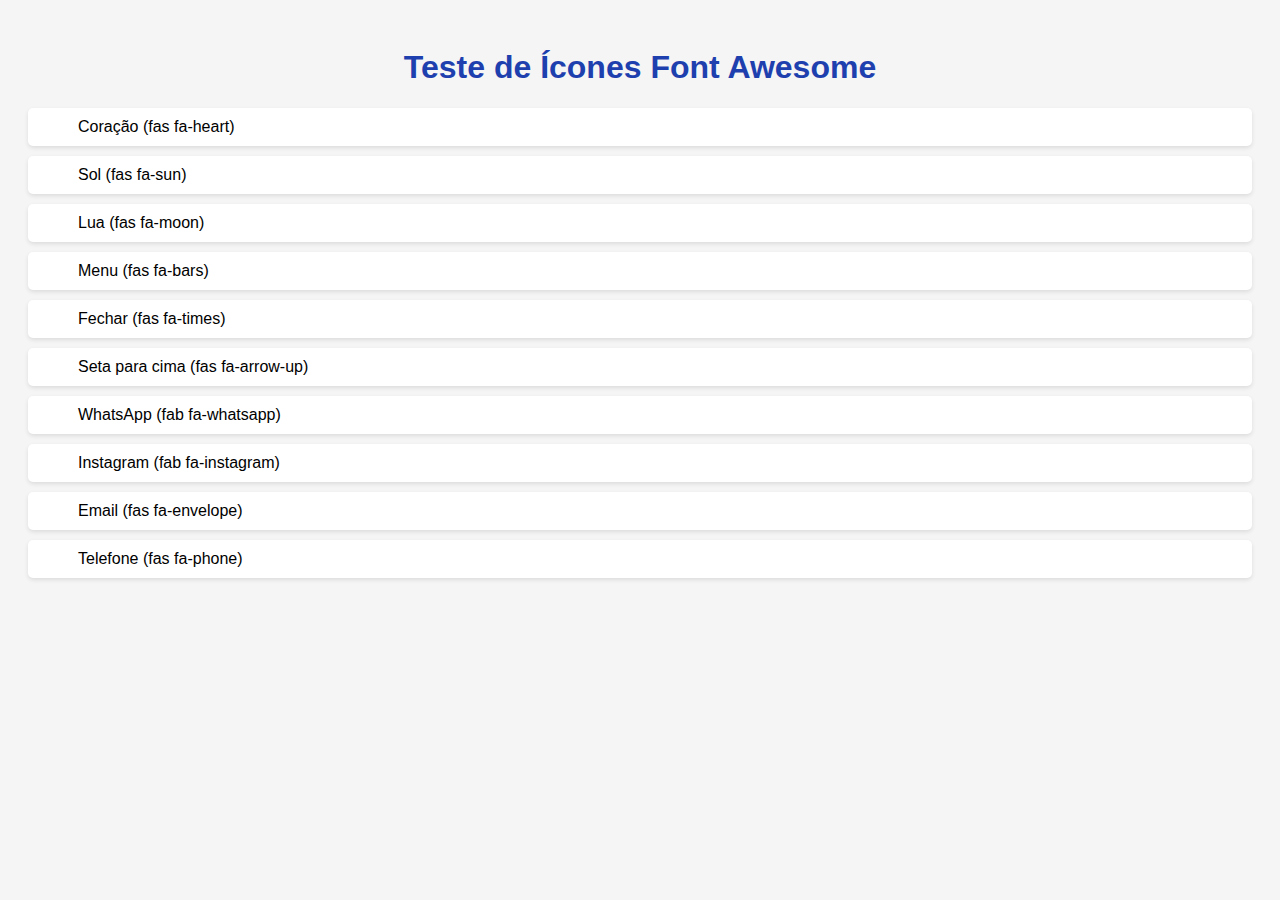
<file: test-icons.html>
<!DOCTYPE html>
<html lang="pt-BR">
<head>
    <meta charset="UTF-8">
    <meta name="viewport" content="width=device-width, initial-scale=1.0">
    <title>Teste de Ícones Font Awesome</title>
    
    <!-- Font Awesome -->
    <link rel="stylesheet" href="https://cdnjs.cloudflare.com/ajax/libs/font-awesome/6.5.1/css/all.min.css" integrity="sha512-DTOQO9RWCH3ppGqcWaEA1BIZOC6xxalwEsw9c2QQeAIftl+Vegovlnee1c9QX4TctnWMn13TZye+giMm8e2LwA==" crossorigin="anonymous" referrerpolicy="no-referrer">
    
    <style>
        body {
            font-family: Arial, sans-serif;
            padding: 20px;
            background: #f5f5f5;
        }
        .icon-test {
            display: flex;
            align-items: center;
            margin: 10px 0;
            padding: 10px;
            background: white;
            border-radius: 5px;
            box-shadow: 0 2px 4px rgba(0,0,0,0.1);
        }
        .icon-test i {
            margin-right: 10px;
            font-size: 20px;
            color: #1e40af;
            width: 30px;
        }
        h1 {
            color: #1e40af;
            text-align: center;
        }
    </style>
</head>
<body>
    <h1>Teste de Ícones Font Awesome</h1>
    
    <div class="icon-test">
        <i class="fas fa-heart"></i>
        <span>Coração (fas fa-heart)</span>
    </div>
    
    <div class="icon-test">
        <i class="fas fa-sun"></i>
        <span>Sol (fas fa-sun)</span>
    </div>
    
    <div class="icon-test">
        <i class="fas fa-moon"></i>
        <span>Lua (fas fa-moon)</span>
    </div>
    
    <div class="icon-test">
        <i class="fas fa-bars"></i>
        <span>Menu (fas fa-bars)</span>
    </div>
    
    <div class="icon-test">
        <i class="fas fa-times"></i>
        <span>Fechar (fas fa-times)</span>
    </div>
    
    <div class="icon-test">
        <i class="fas fa-arrow-up"></i>
        <span>Seta para cima (fas fa-arrow-up)</span>
    </div>
    
    <div class="icon-test">
        <i class="fab fa-whatsapp"></i>
        <span>WhatsApp (fab fa-whatsapp)</span>
    </div>
    
    <div class="icon-test">
        <i class="fab fa-instagram"></i>
        <span>Instagram (fab fa-instagram)</span>
    </div>
    
    <div class="icon-test">
        <i class="fas fa-envelope"></i>
        <span>Email (fas fa-envelope)</span>
    </div>
    
    <div class="icon-test">
        <i class="fas fa-phone"></i>
        <span>Telefone (fas fa-phone)</span>
    </div>
    
    <script>
        document.addEventListener('DOMContentLoaded', function() {
            console.log('Font Awesome carregado:', typeof FontAwesome !== 'undefined');
            console.log('Ícones encontrados:', document.querySelectorAll('i[class*="fa"]').length);
        });
    </script>
</body>
</html>
</file>
<file: acf-modern.css>
/* =====================================================
   ACF - Associação Criança Mais Feliz
   Modern Institutional CSS
   ===================================================== */

/* Root Variables */
:root {
    /* Colors - Institutional Palette */
    --primary-color: #1e40af;          /* Professional Blue */
    --primary-dark: #1e3a8a;           /* Darker Blue */
    --primary-light: #3b82f6;          /* Lighter Blue */
    --secondary-color: #f59e0b;        /* Warm Orange */
    --secondary-light: #fbbf24;        /* Light Orange */
    
    /* Light Theme Colors */
    --bg-primary: #ffffff;
    --bg-secondary: #f9fafb;
    --bg-tertiary: #f3f4f6;
    --text-primary: #000000;        /* Pure black for main text */
    --text-secondary: #1f2937;      /* Dark gray for secondary text */
    --text-tertiary: #4b5563;       /* Medium gray for tertiary text */
    --border-color: #e5e7eb;
    --shadow-color: rgba(0, 0, 0, 0.1);
    
    /* Neutral Colors */
    --white: #ffffff;
    --gray-50: #f9fafb;
    --gray-100: #f3f4f6;
    --gray-200: #e5e7eb;
    --gray-300: #d1d5db;
    --gray-400: #9ca3af;
    --gray-500: #6b7280;
    --gray-600: #4b5563;
    --gray-700: #374151;
    --gray-800: #1f2937;
    --gray-900: #111827;
    
    /* Status Colors */
    --success: #10b981;
    --warning: #f59e0b;
    --error: #ef4444;
    --info: #3b82f6;
    
    /* Typography */
    --font-primary: 'Inter', -apple-system, BlinkMacSystemFont, 'Segoe UI', sans-serif;
    --font-secondary: 'Poppins', -apple-system, BlinkMacSystemFont, 'Segoe UI', sans-serif;
    
    /* Font Weights */
    --font-light: 300;
    --font-regular: 400;
    --font-medium: 500;
    --font-semibold: 600;
    --font-bold: 700;
    --font-extrabold: 800;
    
    /* Spacing */
    --spacing-xs: 0.5rem;      /* 8px */
    --spacing-sm: 0.75rem;     /* 12px */
    --spacing-md: 1rem;        /* 16px */
    --spacing-lg: 1.5rem;      /* 24px */
    --spacing-xl: 2rem;        /* 32px */
    --spacing-2xl: 3rem;       /* 48px */
    --spacing-3xl: 4rem;       /* 64px */
    --spacing-4xl: 6rem;       /* 96px */
    
    /* Border Radius */
    --radius-sm: 0.375rem;     /* 6px */
    --radius-md: 0.5rem;       /* 8px */
    --radius-lg: 0.75rem;      /* 12px */
    --radius-xl: 1rem;         /* 16px */
    --radius-2xl: 1.5rem;      /* 24px */
    --radius-full: 9999px;
    
    /* Shadows */
    --shadow-sm: 0 1px 2px 0 rgba(0, 0, 0, 0.05);
    --shadow-md: 0 4px 6px -1px rgba(0, 0, 0, 0.1), 0 2px 4px -1px rgba(0, 0, 0, 0.06);
    --shadow-lg: 0 10px 15px -3px rgba(0, 0, 0, 0.1), 0 4px 6px -2px rgba(0, 0, 0, 0.05);
    --shadow-xl: 0 20px 25px -5px rgba(0, 0, 0, 0.1), 0 10px 10px -5px rgba(0, 0, 0, 0.04);
    --shadow-2xl: 0 25px 50px -12px rgba(0, 0, 0, 0.25);
    
    /* Transitions */
    --transition-fast: 0.15s ease;
    --transition-base: 0.2s ease;
    --transition-slow: 0.3s ease;
    
    /* Z-index */
    --z-dropdown: 1000;
    --z-sticky: 1020;
    --z-fixed: 1030;
    --z-modal-backdrop: 1040;
    --z-modal: 1050;
    --z-popover: 1060;
    --z-tooltip: 1070;
}

/* Reset and Base Styles */
* {
    margin: 0;
    padding: 0;
    box-sizing: border-box;
}

html {
    scroll-behavior: smooth;
    font-size: 16px;
}

body {
    font-family: var(--font-primary);
    font-weight: var(--font-regular);
    line-height: 1.6;
    color: var(--text-primary);
    background-color: var(--bg-primary);
    overflow-x: hidden;
    transition: background-color var(--transition-base), color var(--transition-base);
}

/* Typography */
h1, h2, h3, h4, h5, h6 {
    font-family: var(--font-secondary);
    font-weight: var(--font-bold);
    line-height: 1.2;
    color: var(--text-primary);
    margin-bottom: var(--spacing-md);
}

h1 { font-size: 3.5rem; }
h2 { font-size: 2.5rem; }
h3 { font-size: 2rem; }
h4 { font-size: 1.5rem; }
h5 { font-size: 1.25rem; }
h6 { font-size: 1.125rem; }

p {
    margin-bottom: var(--spacing-md);
    line-height: 1.7;
    color: var(--text-primary);
}

a {
    color: var(--primary-color);
    text-decoration: none;
    transition: var(--transition-base);
}

a:hover {
    color: var(--primary-dark);
}

img {
    max-width: 100%;
    height: auto;
}

/* Container */
.container {
    max-width: 1200px;
    margin: 0 auto;
    padding: 0 var(--spacing-lg);
}

/* Section */
.section {
    padding: var(--spacing-4xl) 0;
}

.section--bg {
    background-color: var(--bg-secondary);
}

.section--primary {
    background: linear-gradient(135deg, var(--primary-color) 0%, var(--primary-dark) 100%);
}

/* Section Headers */
.section__header {
    text-align: center;
    margin-bottom: var(--spacing-3xl);
    max-width: 600px;
    margin-left: auto;
    margin-right: auto;
}

.section__subtitle {
    display: inline-block;
    font-size: 0.875rem;
    font-weight: var(--font-semibold);
    text-transform: uppercase;
    letter-spacing: 0.1em;
    color: var(--primary-color);
    background-color: rgba(30, 64, 175, 0.1);
    padding: var(--spacing-xs) var(--spacing-md);
    border-radius: var(--radius-full);
    margin-bottom: var(--spacing-md);
}

.section__subtitle--white {
    color: var(--white);
    background-color: rgba(255, 255, 255, 0.1);
}

.section__title {
    font-size: 2.5rem;
    font-weight: var(--font-bold);
    color: var(--text-primary);
    margin-bottom: var(--spacing-md);
}

.section__title--white {
    color: var(--white);
}

.section__description {
    font-size: 1.125rem;
    color: var(--text-tertiary);
    line-height: 1.6;
    margin-bottom: 0;
}

.section__description--white {
    color: rgba(255, 255, 255, 0.9);
}

/* Buttons */
.btn {
    display: inline-flex;
    align-items: center;
    justify-content: center;
    gap: var(--spacing-xs);
    padding: var(--spacing-sm) var(--spacing-lg);
    font-size: 0.875rem;
    font-weight: var(--font-medium);
    text-decoration: none;
    border: 2px solid transparent;
    border-radius: var(--radius-md);
    cursor: pointer;
    transition: var(--transition-base);
    text-align: center;
    white-space: nowrap;
}

.btn--primary {
    background-color: var(--primary-color);
    color: var(--white);
    border-color: var(--primary-color);
}

.btn--primary:hover {
    background-color: var(--primary-dark);
    border-color: var(--primary-dark);
    color: var(--white);
    transform: translateY(-2px);
    box-shadow: var(--shadow-lg);
}

.btn--outline {
    background-color: transparent;
    color: var(--primary-color);
    border-color: var(--primary-color);
}

.btn--outline:hover {
    background-color: var(--primary-color);
    color: var(--white);
}

.btn--white {
    background-color: var(--white);
    color: var(--primary-color);
    border-color: var(--white);
}

.btn--white:hover {
    background-color: var(--gray-100);
    color: var(--primary-dark);
    border-color: var(--gray-100);
}

.btn--small {
    padding: var(--spacing-xs) var(--spacing-md);
    font-size: 0.75rem;
}

.btn--large {
    padding: var(--spacing-md) var(--spacing-xl);
    font-size: 1rem;
}

.btn--full {
    width: 100%;
}

/* Header */
.header {
    position: fixed;
    top: 0;
    left: 0;
    width: 100%;
    background-color: rgba(255, 255, 255, 0.95);
    backdrop-filter: blur(20px);
    border-bottom: 1px solid var(--border-color);
    z-index: var(--z-fixed);
    transition: var(--transition-base);
}

[data-theme="dark"] .header {
    background-color: rgba(17, 24, 39, 0.95);
}

.header.scrolled {
    box-shadow: var(--shadow-md);
}

.nav {
    display: flex;
    align-items: center;
    justify-content: space-between;
    height: 70px;
}

.nav__brand {
    display: flex;
    align-items: center;
    gap: var(--spacing-sm);
}

.nav__logo {
    width: 40px;
    height: 40px;
}

.nav__title {
    font-family: var(--font-secondary);
    font-size: 1.5rem;
    font-weight: var(--font-bold);
    color: var(--primary-color);
}

.nav__menu {
    display: flex;
    align-items: center;
}

.nav__list {
    display: flex;
    align-items: center;
    gap: var(--spacing-xl);
    list-style: none;
}

.nav__link {
    font-weight: var(--font-medium);
    color: var(--text-primary);
    position: relative;
    transition: var(--transition-base);
}

.nav__link:hover,
.nav__link.active {
    color: var(--primary-color);
}

.nav__link.active::after {
    content: '';
    position: absolute;
    bottom: -5px;
    left: 0;
    width: 100%;
    height: 2px;
    background-color: var(--primary-color);
    border-radius: var(--radius-full);
}

.nav__actions {
    display: flex;
    align-items: center;
    gap: var(--spacing-md);
}

.theme-toggle {
    position: relative;
    width: 50px;
    height: 26px;
    background-color: var(--gray-300);
    border: none;
    border-radius: var(--radius-full);
    cursor: pointer;
    transition: var(--transition-base);
    overflow: hidden;
}

.theme-toggle:hover {
    background-color: var(--gray-400);
}

[data-theme="dark"] .theme-toggle {
    background-color: var(--primary-color);
}

.theme-toggle__light,
.theme-toggle__dark {
    position: absolute;
    top: 50%;
    transform: translateY(-50%);
    font-size: 0.875rem;
    transition: var(--transition-base);
}

.theme-toggle__light {
    left: 6px;
    color: var(--secondary-color);
    opacity: 1;
}

.theme-toggle__dark {
    right: 6px;
    color: var(--white);
    opacity: 0;
}

[data-theme="dark"] .theme-toggle__light {
    opacity: 0;
}

[data-theme="dark"] .theme-toggle__dark {
    opacity: 1;
}

.theme-toggle::before {
    content: '';
    position: absolute;
    top: 2px;
    left: 2px;
    width: 22px;
    height: 22px;
    background-color: var(--white);
    border-radius: var(--radius-full);
    transition: var(--transition-base);
    box-shadow: var(--shadow-sm);
}

[data-theme="dark"] .theme-toggle::before {
    transform: translateX(24px);
    background-color: var(--gray-100);
}

.nav__toggle,
.nav__close {
    display: none;
    font-size: 1.5rem;
    color: var(--text-primary);
    cursor: pointer;
}

/* Hero Section */
.hero {
    position: relative;
    min-height: 100vh;
    display: flex;
    flex-direction: column;
    justify-content: center;
    align-items: center;
    text-align: center;
    overflow: hidden;
}

.hero__bg {
    position: absolute;
    top: 0;
    left: 0;
    width: 100%;
    height: 100%;
    z-index: -2;
}

.hero__image {
    width: 100%;
    height: 100%;
    object-fit: cover;
}

.hero__overlay {
    position: absolute;
    top: 0;
    left: 0;
    width: 100%;
    height: 100%;
    background: linear-gradient(
        135deg,
        rgba(30, 64, 175, 0.8) 0%,
        rgba(30, 58, 138, 0.9) 100%
    );
    z-index: -1;
    transition: var(--transition-base);
}

/* Dark mode overlay - slightly darker */
[data-theme="dark"] .hero__overlay {
    background: linear-gradient(
        135deg,
        rgba(30, 64, 175, 0.85) 0%,
        rgba(30, 58, 138, 0.95) 100%
    );
}

/* Light mode overlay - maintains contrast */
[data-theme="light"] .hero__overlay {
    background: linear-gradient(
        135deg,
        rgba(30, 64, 175, 0.8) 0%,
        rgba(30, 58, 138, 0.9) 100%
    );
}

.hero__container {
    position: relative;
    z-index: 1;
    display: flex;
    flex-direction: column;
    align-items: center;
    gap: var(--spacing-3xl);
}

.hero__content {
    max-width: 800px;
}

.hero__title {
    font-size: 4rem;
    font-weight: var(--font-extrabold);
    color: var(--white);
    margin-bottom: var(--spacing-lg);
    line-height: 1.1;
}

/* Hero text follows theme colors */
[data-theme="dark"] .hero__title {
    color: var(--text-color);
    text-shadow: 0 2px 4px rgba(0, 0, 0, 0.5);
}

[data-theme="light"] .hero__title {
    color: var(--text-color);
    text-shadow: 0 2px 4px rgba(0, 0, 0, 0.3);
}

.hero__title--accent {
    color: var(--secondary-color);
}

.hero__subtitle {
    font-size: 1.25rem;
    color: var(--text-color);
    opacity: 0.9;
    margin-bottom: var(--spacing-xl);
    line-height: 1.6;
}

/* Subtitle with better readability on overlay */
[data-theme="dark"] .hero__subtitle {
    color: rgba(255, 255, 255, 0.95);
    text-shadow: 0 1px 3px rgba(0, 0, 0, 0.5);
}

[data-theme="light"] .hero__subtitle {
    color: rgba(255, 255, 255, 0.9);
    text-shadow: 0 1px 3px rgba(0, 0, 0, 0.3);
}

.hero__buttons {
    display: flex;
    gap: var(--spacing-lg);
    justify-content: center;
    flex-wrap: wrap;
}

.hero__stats {
    display: grid;
    grid-template-columns: repeat(4, 1fr);
    gap: var(--spacing-xl);
    background-color: rgba(255, 255, 255, 0.1);
    backdrop-filter: blur(20px);
    padding: var(--spacing-xl);
    border-radius: var(--radius-xl);
    border: 1px solid rgba(255, 255, 255, 0.2);
    transition: var(--transition-base);
}

/* Dark mode stats background */
[data-theme="dark"] .hero__stats {
    background-color: rgba(255, 255, 255, 0.1);
    border: 1px solid rgba(255, 255, 255, 0.2);
}

/* Light mode stats background */
[data-theme="light"] .hero__stats {
    background-color: rgba(255, 255, 255, 0.15);
    border: 1px solid rgba(255, 255, 255, 0.3);
}

.stat {
    text-align: center;
}

.stat__number {
    font-size: 2.5rem;
    font-weight: var(--font-extrabold);
    color: var(--white);
    margin-bottom: var(--spacing-xs);
}

/* Stats numbers follow theme colors */
[data-theme="dark"] .stat__number {
    color: var(--text-color);
    text-shadow: 0 1px 3px rgba(0, 0, 0, 0.4);
}

[data-theme="light"] .stat__number {
    color: var(--text-color);
    text-shadow: 0 1px 3px rgba(0, 0, 0, 0.2);
}

.stat__label {
    font-size: 0.875rem;
    color: var(--text-color);
    opacity: 0.8;
    text-transform: uppercase;
    letter-spacing: 0.05em;
}

/* Stats labels follow theme colors */
[data-theme="dark"] .stat__label {
    color: var(--text-color);
    opacity: 0.85;
    text-shadow: 0 1px 2px rgba(0, 0, 0, 0.4);
}

[data-theme="light"] .stat__label {
    color: var(--text-color);
    opacity: 0.9;
    text-shadow: 0 1px 2px rgba(0, 0, 0, 0.2);
}

.hero__scroll {
    position: absolute;
    bottom: var(--spacing-xl);
    left: 50%;
    transform: translateX(-50%);
    font-size: 1.5rem;
    color: var(--white);
    animation: bounce 2s infinite;
}

@keyframes bounce {
    0%, 20%, 50%, 80%, 100% {
        transform: translateX(-50%) translateY(0);
    }
    40% {
        transform: translateX(-50%) translateY(-10px);
    }
    60% {
        transform: translateX(-50%) translateY(-5px);
    }
}

/* About Section */
.about__content {
    display: grid;
    grid-template-columns: 1fr 1fr;
    gap: var(--spacing-3xl);
    align-items: center;
}

.about__text {
    display: flex;
    flex-direction: column;
    gap: var(--spacing-xl);
}

.about__mission,
.about__vision,
.about__values {
    display: flex;
    gap: var(--spacing-lg);
    align-items: flex-start;
}

.about__icon {
    width: 60px;
    height: 60px;
    background: linear-gradient(135deg, var(--primary-color), var(--primary-light));
    border-radius: var(--radius-lg);
    display: flex;
    align-items: center;
    justify-content: center;
    font-size: 1.5rem;
    color: var(--white);
    flex-shrink: 0;
}

.about__subtitle {
    font-size: 1.25rem;
    font-weight: var(--font-semibold);
    color: var(--gray-900);
    margin-bottom: var(--spacing-sm);
}

.about__description {
    color: var(--text-secondary);
    line-height: 1.6;
    margin-bottom: 0;
}

.about__image {
    position: relative;
}

.about__img {
    width: 100%;
    border-radius: var(--radius-xl);
    box-shadow: var(--shadow-xl);
}

/* Help Section */
.help__grid {
    display: grid;
    grid-template-columns: repeat(auto-fit, minmax(300px, 1fr));
    gap: var(--spacing-xl);
}

.help__card {
    background-color: var(--bg-primary);
    border-radius: var(--radius-xl);
    overflow: hidden;
    box-shadow: 0 10px 15px -3px var(--shadow-color), 0 4px 6px -2px var(--shadow-color);
    transition: var(--transition-base);
    border: 1px solid var(--border-color);
}

.help__card:hover {
    transform: translateY(-5px);
    box-shadow: var(--shadow-2xl);
}

.help__image {
    width: 100%;
    height: 200px;
    overflow: hidden;
}

.help__image img {
    width: 100%;
    height: 100%;
    object-fit: cover;
}

.help__content {
    padding: var(--spacing-xl);
}

.help__name {
    font-size: 1.5rem;
    font-weight: var(--font-bold);
    color: var(--text-primary);
    margin-bottom: var(--spacing-xs);
}

.help__age {
    font-size: 0.875rem;
    color: var(--primary-color);
    font-weight: var(--font-medium);
    margin-bottom: var(--spacing-md);
}

.help__description {
    color: var(--text-tertiary);
    line-height: 1.6;
    margin-bottom: var(--spacing-lg);
}

/* Campaigns Section */
.campaigns__tabs {
    display: flex;
    justify-content: center;
    gap: var(--spacing-sm);
    margin-bottom: var(--spacing-3xl);
}

.tab__btn {
    padding: var(--spacing-sm) var(--spacing-lg);
    font-size: 0.875rem;
    font-weight: var(--font-medium);
    background-color: transparent;
    color: var(--text-tertiary);
    border: 1px solid var(--border-color);
    border-radius: var(--radius-md);
    cursor: pointer;
    transition: var(--transition-base);
}

.tab__btn--active,
.tab__btn:hover {
    background-color: var(--primary-color);
    color: var(--white);
    border-color: var(--primary-color);
}

.tab__content {
    display: none;
}

.tab__content--active {
    display: block;
}

.campaigns__grid {
    display: grid;
    grid-template-columns: repeat(auto-fit, minmax(300px, 1fr));
    gap: var(--spacing-xl);
}

.campaign__card {
    background-color: var(--bg-primary);
    border-radius: var(--radius-xl);
    overflow: hidden;
    box-shadow: 0 4px 6px -1px var(--shadow-color), 0 2px 4px -1px var(--shadow-color);
    transition: var(--transition-base);
    cursor: pointer;
    border: 1px solid var(--border-color);
}

.campaign__card:hover {
    transform: translateY(-5px);
    box-shadow: var(--shadow-xl);
}

.campaign__card--featured {
    grid-column: span 2;
    display: grid;
    grid-template-columns: 1fr 1fr;
    cursor: default;
}

.campaign__image {
    position: relative;
    width: 100%;
    height: 200px;
    overflow: hidden;
}

.campaign__card--featured .campaign__image {
    height: auto;
}

.campaign__image img {
    width: 100%;
    height: 100%;
    object-fit: cover;
}

.campaign__badge {
    position: absolute;
    top: var(--spacing-md);
    right: var(--spacing-md);
    background-color: var(--error);
    color: var(--white);
    padding: var(--spacing-xs) var(--spacing-sm);
    border-radius: var(--radius-md);
    font-size: 0.75rem;
    font-weight: var(--font-semibold);
}

.campaign__content {
    padding: var(--spacing-xl);
}

.campaign__title {
    font-size: 1.25rem;
    font-weight: var(--font-semibold);
    color: var(--text-primary);
    margin-bottom: var(--spacing-sm);
}

.campaign__description {
    color: var(--text-tertiary);
    line-height: 1.6;
    margin-bottom: var(--spacing-lg);
}

.campaign__progress {
    margin-bottom: var(--spacing-lg);
}

.progress {
    width: 100%;
    height: 8px;
    background-color: var(--gray-200);
    border-radius: var(--radius-full);
    overflow: hidden;
    margin-bottom: var(--spacing-xs);
}

.progress__bar {
    height: 100%;
    background: linear-gradient(90deg, var(--primary-color), var(--primary-light));
    border-radius: var(--radius-full);
    transition: width var(--transition-slow);
}

.progress__text {
    font-size: 0.875rem;
    color: var(--text-tertiary);
}

/* Partners Section */
.partners__grid {
    display: grid;
    grid-template-columns: repeat(auto-fit, minmax(150px, 1fr));
    gap: var(--spacing-xl);
    align-items: center;
}

.partner__card {
    background-color: var(--bg-primary);
    padding: var(--spacing-xl);
    border-radius: var(--radius-lg);
    box-shadow: 0 4px 6px -1px var(--shadow-color), 0 2px 4px -1px var(--shadow-color);
    transition: var(--transition-base);
    display: flex;
    align-items: center;
    justify-content: center;
    height: 120px;
    border: 1px solid var(--border-color);
}

.partner__card:hover {
    transform: translateY(-3px);
    box-shadow: var(--shadow-lg);
}

.partner__logo {
    max-width: 100%;
    max-height: 80px;
    width: auto;
    height: auto;
    filter: grayscale(100%) opacity(0.7);
    transition: var(--transition-base);
}

.partner__card:hover .partner__logo {
    filter: grayscale(0%) opacity(1);
}

/* Donate Section */
.donate__content {
    display: grid;
    grid-template-columns: 1fr 1fr;
    gap: var(--spacing-3xl);
    align-items: center;
}

.donate__methods {
    display: flex;
    gap: var(--spacing-xl);
    margin: var(--spacing-xl) 0;
}

.method {
    display: flex;
    align-items: center;
    gap: var(--spacing-sm);
    color: rgba(255, 255, 255, 0.9);
    font-weight: var(--font-medium);
}

.method i {
    font-size: 1.25rem;
    color: var(--secondary-color);
}

.donate__actions {
    display: flex;
    flex-direction: column;
    gap: var(--spacing-lg);
}

.donate__info {
    color: rgba(255, 255, 255, 0.8);
    font-size: 0.875rem;
}

.donate__image {
    text-align: center;
}

.donate__qr {
    max-width: 300px;
    border-radius: var(--radius-lg);
    box-shadow: var(--shadow-xl);
}

/* Contact Section */
.contact__content {
    display: grid;
    grid-template-columns: 1fr 1fr;
    gap: var(--spacing-3xl);
}

.contact__info {
    display: flex;
    flex-direction: column;
    gap: var(--spacing-xl);
}

.contact__card {
    display: flex;
    gap: var(--spacing-lg);
    padding: var(--spacing-xl);
    background-color: var(--bg-primary);
    border-radius: var(--radius-lg);
    box-shadow: 0 4px 6px -1px var(--shadow-color), 0 2px 4px -1px var(--shadow-color);
    transition: var(--transition-base);
    border: 1px solid var(--border-color);
}

.contact__card:hover {
    box-shadow: var(--shadow-lg);
}

.contact__icon {
    width: 60px;
    height: 60px;
    background: linear-gradient(135deg, var(--primary-color), var(--primary-light));
    border-radius: var(--radius-lg);
    display: flex;
    align-items: center;
    justify-content: center;
    font-size: 1.5rem;
    color: var(--white);
    flex-shrink: 0;
}

.contact__title {
    font-size: 1.125rem;
    font-weight: var(--font-semibold);
    color: var(--text-primary);
    margin-bottom: var(--spacing-xs);
}

.contact__text {
    color: var(--text-tertiary);
    margin-bottom: var(--spacing-md);
}

/* Form Styles */
.form {
    display: flex;
    flex-direction: column;
    gap: var(--spacing-lg);
}

.form__group {
    position: relative;
}

.form__input {
    width: 100%;
    padding: var(--spacing-md);
    font-size: 1rem;
    border: 2px solid var(--border-color);
    border-radius: var(--radius-md);
    background-color: var(--bg-primary);
    color: var(--text-primary);
    transition: var(--transition-base);
}

.form__input:focus {
    outline: none;
    border-color: var(--primary-color);
    box-shadow: 0 0 0 3px rgba(30, 64, 175, 0.1);
}

.form__input:not(:placeholder-shown) + .form__label,
.form__input:focus + .form__label {
    top: -8px;
    left: 12px;
    font-size: 0.75rem;
    color: var(--primary-color);
    background-color: var(--bg-primary);
    padding: 0 4px;
}

.form__label {
    position: absolute;
    top: 50%;
    left: var(--spacing-md);
    transform: translateY(-50%);
    font-size: 1rem;
    color: var(--text-tertiary);
    pointer-events: none;
    transition: var(--transition-base);
}

.form__checkbox {
    display: flex;
    align-items: center;
    gap: var(--spacing-sm);
}

.form__check {
    width: 18px;
    height: 18px;
    accent-color: var(--primary-color);
}

.form__check-label {
    font-size: 0.875rem;
    color: var(--text-tertiary);
    cursor: pointer;
}

/* Location Section */
.location__content {
    display: grid;
    grid-template-columns: 1fr 1fr;
    gap: var(--spacing-3xl);
    align-items: center;
}

.location__info {
    display: flex;
    flex-direction: column;
    gap: var(--spacing-xl);
}

.location__card {
    display: flex;
    gap: var(--spacing-lg);
    align-items: flex-start;
}

.location__icon {
    width: 50px;
    height: 50px;
    background: linear-gradient(135deg, var(--primary-color), var(--primary-light));
    border-radius: var(--radius-lg);
    display: flex;
    align-items: center;
    justify-content: center;
    font-size: 1.25rem;
    color: var(--white);
    flex-shrink: 0;
}

.location__title {
    font-size: 1.125rem;
    font-weight: var(--font-semibold);
    color: var(--text-primary);
    margin-bottom: var(--spacing-xs);
}

.location__text {
    color: var(--text-tertiary);
    line-height: 1.6;
}

.location__map {
    border-radius: var(--radius-xl);
    overflow: hidden;
    box-shadow: var(--shadow-lg);
    height: 400px;
}

.location__map iframe {
    width: 100%;
    height: 100%;
    border: none;
}

/* Footer */
.footer {
    background-color: var(--gray-900);
    color: var(--gray-300);
    padding: var(--spacing-3xl) 0 var(--spacing-xl);
}

.footer__content {
    display: grid;
    grid-template-columns: repeat(4, 1fr);
    gap: var(--spacing-xl);
    margin-bottom: var(--spacing-xl);
}

.footer__brand {
    display: flex;
    align-items: center;
    gap: var(--spacing-sm);
    margin-bottom: var(--spacing-lg);
}

.footer__logo {
    width: 40px;
    height: 40px;
}

.footer__title {
    font-family: var(--font-secondary);
    font-size: 1.5rem;
    font-weight: var(--font-bold);
    color: var(--white);
}

.footer__description {
    color: var(--gray-400);
    line-height: 1.6;
    margin-bottom: var(--spacing-lg);
}

.footer__social {
    display: flex;
    gap: var(--spacing-md);
}

.footer__social-link {
    width: 40px;
    height: 40px;
    background-color: var(--gray-800);
    border-radius: var(--radius-md);
    display: flex;
    align-items: center;
    justify-content: center;
    font-size: 1.25rem;
    color: var(--gray-400);
    transition: var(--transition-base);
}

.footer__social-link:hover {
    background-color: var(--primary-color);
    color: var(--white);
}

.footer__heading {
    color: var(--white);
    font-size: 1.125rem;
    font-weight: var(--font-semibold);
    margin-bottom: var(--spacing-lg);
}

.footer__list {
    list-style: none;
    display: flex;
    flex-direction: column;
    gap: var(--spacing-sm);
}

.footer__link {
    color: var(--gray-400);
    transition: var(--transition-base);
}

.footer__link:hover {
    color: var(--white);
}

.footer__info {
    display: flex;
    flex-direction: column;
    gap: var(--spacing-sm);
}

.footer__info p {
    display: flex;
    align-items: center;
    gap: var(--spacing-sm);
    color: var(--gray-400);
    margin-bottom: 0;
}

.footer__info i {
    color: var(--primary-color);
    width: 16px;
}

.footer__bottom {
    border-top: 1px solid var(--gray-800);
    padding-top: var(--spacing-xl);
    text-align: center;
    color: var(--gray-500) !important;
}
.footer__bottom p {
    color: #fff;
}

.footer__bottom p {
    margin-bottom: var(--spacing-sm);
}

.footer__bottom a {
    color: var(--primary-light);
}

/* WhatsApp Float Button */
.whatsapp-float {
    position: fixed;
    bottom: var(--spacing-xl);
    right: var(--spacing-xl);
    z-index: var(--z-fixed);
}

.whatsapp-btn {
    display: flex;
    align-items: center;
    justify-content: center;
    width: 60px;
    height: 60px;
    background-color: #25d366;
    color: var(--white);
    border-radius: var(--radius-full);
    font-size: 1.5rem;
    box-shadow: var(--shadow-lg);
    transition: var(--transition-base);
    animation: pulse 2s infinite;
}

.whatsapp-btn:hover {
    background-color: #128c7e;
    color: var(--white);
    transform: scale(1.1);
}

@keyframes pulse {
    0% {
        box-shadow: 0 0 0 0 rgba(37, 211, 102, 0.7);
    }
    70% {
        box-shadow: 0 0 0 10px rgba(37, 211, 102, 0);
    }
    100% {
        box-shadow: 0 0 0 0 rgba(37, 211, 102, 0);
    }
}

/* Back to Top Button */
.back-to-top {
    position: fixed;
    bottom: var(--spacing-xl);
    left: var(--spacing-lg);
    width: 52px;
    height: 52px;
    background: linear-gradient(135deg, var(--primary-color), var(--primary-dark));
    color: var(--white);
    border: none;
    border-radius: var(--radius-full);
    font-size: 1.25rem;
    cursor: pointer;
    opacity: 0;
    visibility: hidden;
    transition: all 0.3s cubic-bezier(0.4, 0, 0.2, 1);
    z-index: var(--z-fixed);
    box-shadow: 0 4px 15px rgba(var(--primary-rgb), 0.3);
    display: flex;
    align-items: center;
    justify-content: center;
}

.back-to-top i {
    transform: translateY(-1px);
    transition: transform 0.2s ease;
}

.back-to-top.show {
    opacity: 1;
    visibility: visible;
    transform: scale(1);
    animation: backToTopShow 0.3s ease-out;
}

@keyframes backToTopShow {
    0% {
        opacity: 0;
        transform: scale(0.3) translateY(20px);
    }
    50% {
        transform: scale(1.1);
    }
    100% {
        opacity: 1;
        transform: scale(1) translateY(0);
    }
}

.back-to-top:hover {
    background: linear-gradient(135deg, var(--primary-dark), var(--primary-color));
    box-shadow: 0 6px 20px rgba(var(--primary-rgb), 0.4);
    transform: translateY(-2px);
}

.back-to-top:hover i {
    transform: translateY(-3px);
}

.back-to-top:active {
    transform: translateY(0) scale(0.95);
}

/* Modals */
.modal {
    position: fixed;
    top: 0;
    left: 0;
    width: 100%;
    height: 100%;
    background-color: rgba(0, 0, 0, 0.5);
    backdrop-filter: blur(5px);
    display: flex;
    align-items: center;
    justify-content: center;
    z-index: var(--z-modal);
    opacity: 0;
    visibility: hidden;
    transition: var(--transition-base);
}

.modal.show {
    opacity: 1;
    visibility: visible;
}

.modal__content {
    background-color: var(--bg-primary);
    border-radius: var(--radius-xl);
    box-shadow: 0 25px 50px -12px var(--shadow-color);
    max-width: 600px;
    width: 90%;
    max-height: 90vh;
    overflow-y: auto;
    transform: scale(0.9);
    transition: var(--transition-base);
    border: 1px solid var(--border-color);
}

.modal.show .modal__content {
    transform: scale(1);
}

.modal__content--small {
    max-width: 400px;
}

.modal__header {
    display: flex;
    align-items: center;
    justify-content: space-between;
    padding: var(--spacing-xl);
    border-bottom: 1px solid var(--border-color);
}

.modal__title {
    font-size: 1.5rem;
    font-weight: var(--font-semibold);
    color: var(--text-primary);
    margin-bottom: 0;
}

.modal__close {
    width: 40px;
    height: 40px;
    background-color: transparent;
    border: none;
    border-radius: var(--radius-md);
    font-size: 1.25rem;
    color: var(--text-tertiary);
    cursor: pointer;
    transition: var(--transition-base);
}

.modal__close:hover {
    background-color: var(--bg-secondary);
    color: var(--text-primary);
}

.modal__body {
    padding: var(--spacing-xl);
}

/* Donate Modal */
.donate-modal__content {
    display: grid;
    grid-template-columns: 1fr 1fr;
    gap: var(--spacing-xl);
    align-items: center;
}

.donate-modal__qr {
    text-align: center;
}

.donate-modal__image {
    max-width: 200px;
    border-radius: var(--radius-lg);
}

.donate-modal__subtitle {
    font-size: 1.125rem;
    font-weight: var(--font-semibold);
    color: var(--primary-color);
    margin-bottom: var(--spacing-sm);
}

.donate-modal__text {
    color: var(--gray-600);
    margin-bottom: var(--spacing-lg);
}

.donate-modal__note {
    margin-top: var(--spacing-lg);
    padding: var(--spacing-md);
    background-color: var(--gray-50);
    border-radius: var(--radius-md);
    border-left: 4px solid var(--primary-color);
}

.donate-modal__note p {
    color: var(--gray-600);
    font-size: 0.875rem;
    margin-bottom: 0;
}

/* Help Modal */
.help-modal__content {
    display: grid;
    grid-template-columns: 1fr 2fr;
    gap: var(--spacing-xl);
}

.help-modal__image {
    width: 100%;
    border-radius: var(--radius-lg);
}

.help-modal__name {
    font-size: 1.5rem;
    font-weight: var(--font-bold);
    color: var(--gray-900);
    margin-bottom: var(--spacing-lg);
}

.help-modal__condition h4,
.help-modal__action h4 {
    font-size: 1.125rem;
    font-weight: var(--font-semibold);
    color: var(--primary-color);
    margin-bottom: var(--spacing-sm);
}

.help-modal__condition {
    margin-bottom: var(--spacing-xl);
}

.help-modal__condition p,
.help-modal__action p {
    color: var(--gray-600);
    line-height: 1.6;
    margin-bottom: var(--spacing-md);
}

/* Success Modal */
.success-modal__content {
    text-align: center;
}

.success-modal__icon {
    font-size: 4rem;
    color: var(--success);
    margin-bottom: var(--spacing-lg);
}

.success-modal__title {
    font-size: 1.5rem;
    font-weight: var(--font-bold);
    color: var(--gray-900);
    margin-bottom: var(--spacing-md);
}

.success-modal__message {
    color: var(--gray-600);
    margin-bottom: var(--spacing-xl);
}

/* Responsive Design */
@media (max-width: 1024px) {
    :root {
        --spacing-4xl: 4rem;
        --spacing-3xl: 3rem;
    }
    
    .hero__title {
        font-size: 3rem;
    }
    
    .hero__stats {
        grid-template-columns: repeat(2, 1fr);
    }
    
    .about__content,
    .donate__content,
    .contact__content,
    .location__content {
        grid-template-columns: 1fr;
        gap: var(--spacing-xl);
    }
    
    .campaign__card--featured {
        grid-column: span 1;
        grid-template-columns: 1fr;
    }
    
    .footer__content {
        grid-template-columns: repeat(2, 1fr);
    }
    
    .donate-modal__content,
    .help-modal__content {
        grid-template-columns: 1fr;
    }
}

@media (max-width: 768px) {
    :root {
        --spacing-4xl: 3rem;
        --spacing-3xl: 2rem;
    }
    
    .container {
        padding: 0 var(--spacing-md);
    }
    
    .nav__menu {
        position: fixed;
        top: 0;
        right: -100%;
        width: 100%;
        height: 100vh;
        background-color: var(--white);
        padding: var(--spacing-xl);
        transition: var(--transition-slow);
        z-index: var(--z-modal);
    }
    
    .nav__menu.show {
        right: 0;
    }
    
    .nav__list {
        flex-direction: column;
        gap: var(--spacing-lg);
        margin-top: var(--spacing-3xl);
    }
    
    .nav__toggle,
    .nav__close {
        display: block;
    }
    
    .nav__close {
        position: absolute;
        top: var(--spacing-lg);
        right: var(--spacing-lg);
    }
    
    .nav__actions {
        gap: var(--spacing-sm);
    }
    
    .theme-toggle {
        width: 44px;
        height: 24px;
    }
    
    .theme-toggle::before {
        width: 20px;
        height: 20px;
    }
    
    [data-theme="dark"] .theme-toggle::before {
        transform: translateX(20px);
    }
    
    .hero__title {
        font-size: 2.5rem;
    }
    
    .hero__buttons {
        flex-direction: column;
        align-items: center;
    }
    
    .hero__stats {
        grid-template-columns: 1fr 1fr;
        gap: var(--spacing-lg);
    }
    
    .section__title {
        font-size: 2rem;
    }
    
    .campaigns__grid,
    .partners__grid {
        grid-template-columns: 1fr;
    }
    
    .footer__content {
        grid-template-columns: 1fr;
        text-align: center;
    }
    
    .whatsapp-float {
        bottom: var(--spacing-lg);
        right: var(--spacing-lg);
    }
    
    .back-to-top {
        bottom: 90px; /* Acima do botão WhatsApp */
        left: var(--spacing-lg);
        width: 48px;
        height: 48px;
        font-size: 1.1rem;
    }
}

@media (max-width: 480px) {
    .hero__title {
        font-size: 2rem;
    }
    
    .hero__stats {
        grid-template-columns: 1fr;
        gap: var(--spacing-md);
    }
    
    .stat__number {
        font-size: 2rem;
    }
    
    .partners__grid {
        grid-template-columns: repeat(2, 1fr);
    }
    
    .partner__card {
        height: 100px;
        padding: var(--spacing-md);
    }
    
    .modal__content {
        width: 95%;
        margin: var(--spacing-md);
    }
}

/* Print Styles */
@media print {
    .header,
    .whatsapp-float,
    .back-to-top,
    .modal {
        display: none !important;
    }
    
    .hero {
        min-height: auto;
        padding: var(--spacing-xl) 0;
    }
    
    .section {
        padding: var(--spacing-lg) 0;
    }
    
    .hero__overlay {
        background: rgba(30, 64, 175, 0.3);
    }
    
    * {
        box-shadow: none !important;
    }
}

/* Accessibility */
@media (prefers-reduced-motion: reduce) {
    * {
        animation-duration: 0.01ms !important;
        animation-iteration-count: 1 !important;
        transition-duration: 0.01ms !important;
    }
    
    .hero__scroll {
        animation: none;
    }
    
    .whatsapp-btn {
        animation: none;
    }
}

/* High Contrast Mode */
@media (prefers-contrast: high) {
    :root {
        --primary-color: #000080;
        --primary-dark: #000066;
        --secondary-color: #ff6600;
        --gray-600: #333333;
        --gray-700: #222222;
        --gray-800: #111111;
        --gray-900: #000000;
    }
}

/* Dark Theme */
[data-theme="dark"] {
    --bg-primary: #111827;
    --bg-secondary: #1f2937;
    --bg-tertiary: #374151;
    --text-primary: #ffffff;        /* Pure white for main text */
    --text-secondary: #f3f4f6;      /* Light gray for secondary text */
    --text-tertiary: #d1d5db;       /* Medium light gray for tertiary text */
    --border-color: #374151;
    --shadow-color: rgba(0, 0, 0, 0.3);
    
    --white: #111827;
    --gray-50: #1f2937;
    --gray-100: #374151;
    --gray-200: #4b5563;
    --gray-300: #6b7280;
    --gray-400: #9ca3af;
    --gray-500: #d1d5db;
    --gray-600: #e5e7eb;
    --gray-700: #f3f4f6;
    --gray-800: #f9fafb;
    --gray-900: #ffffff;
}

/* Auto Dark Mode Support Disabled - Default to Light Mode */
/* Users must manually toggle to dark mode */
</file>
